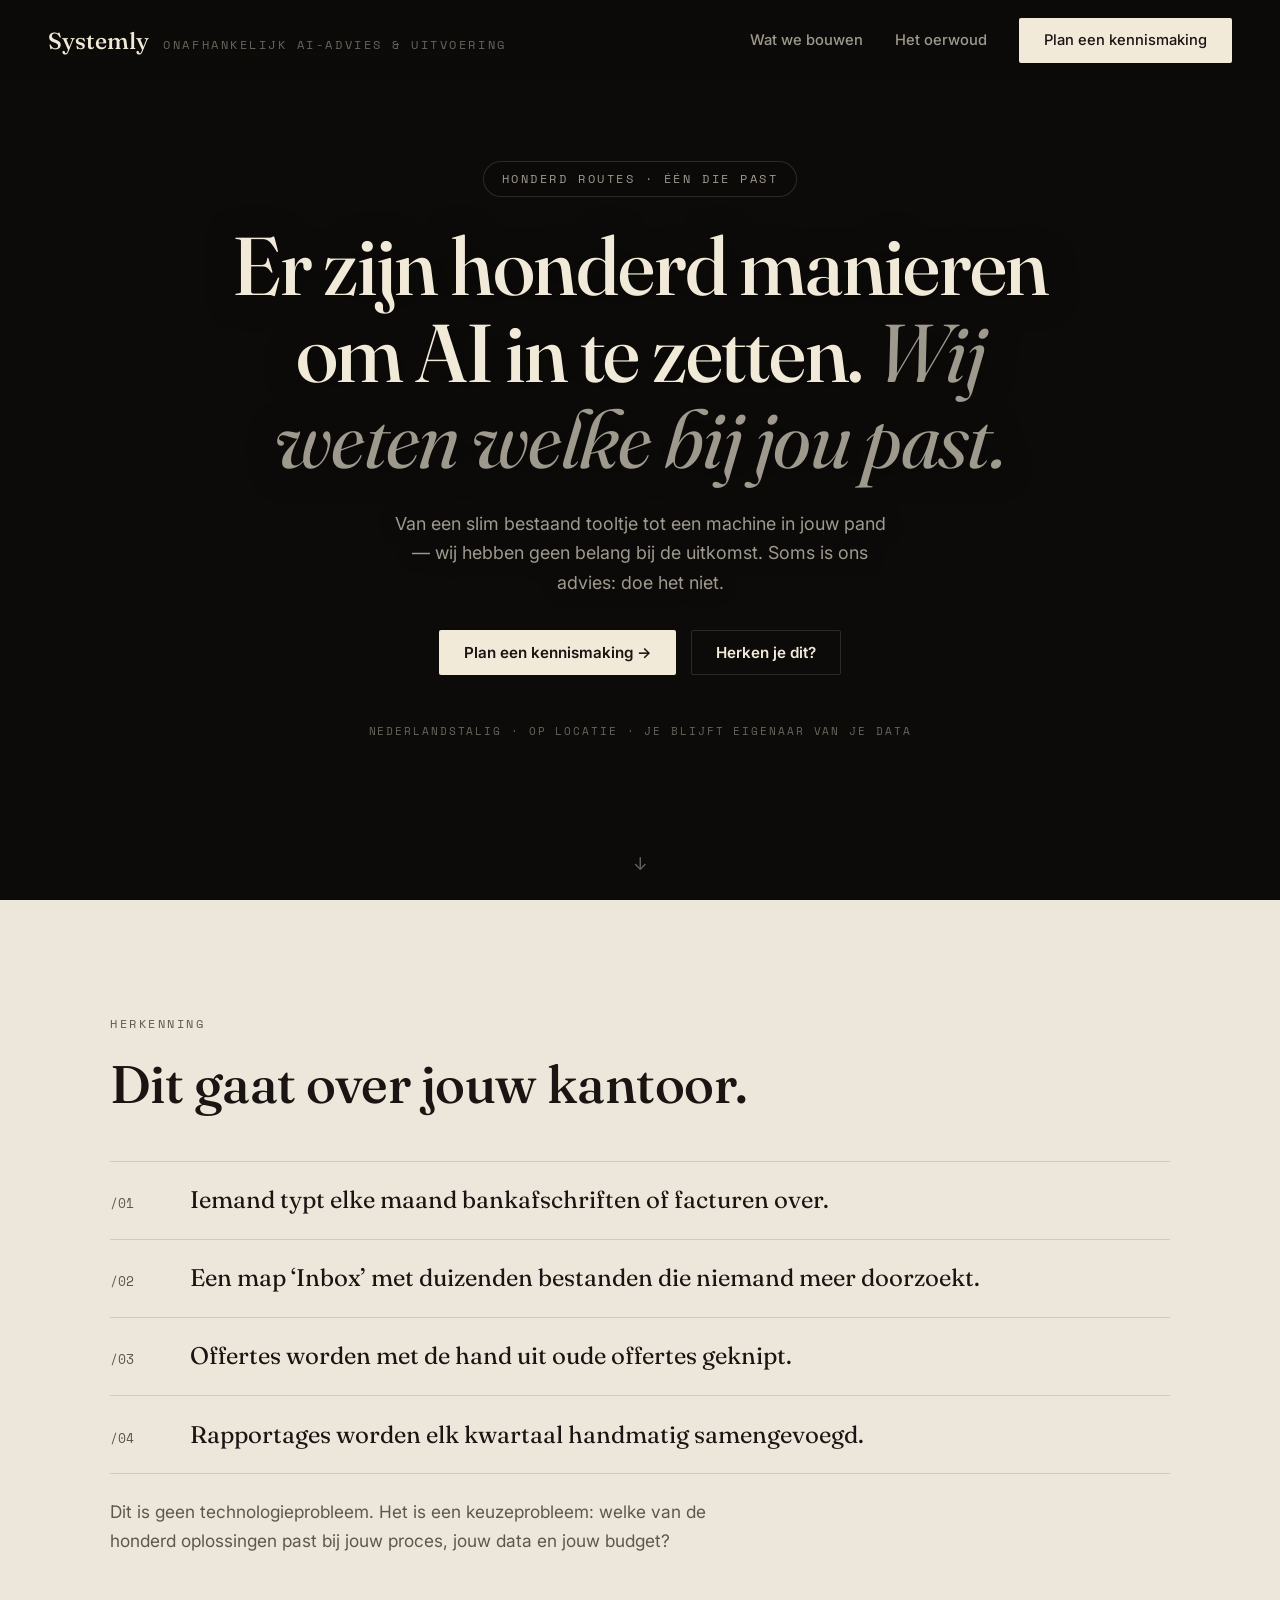
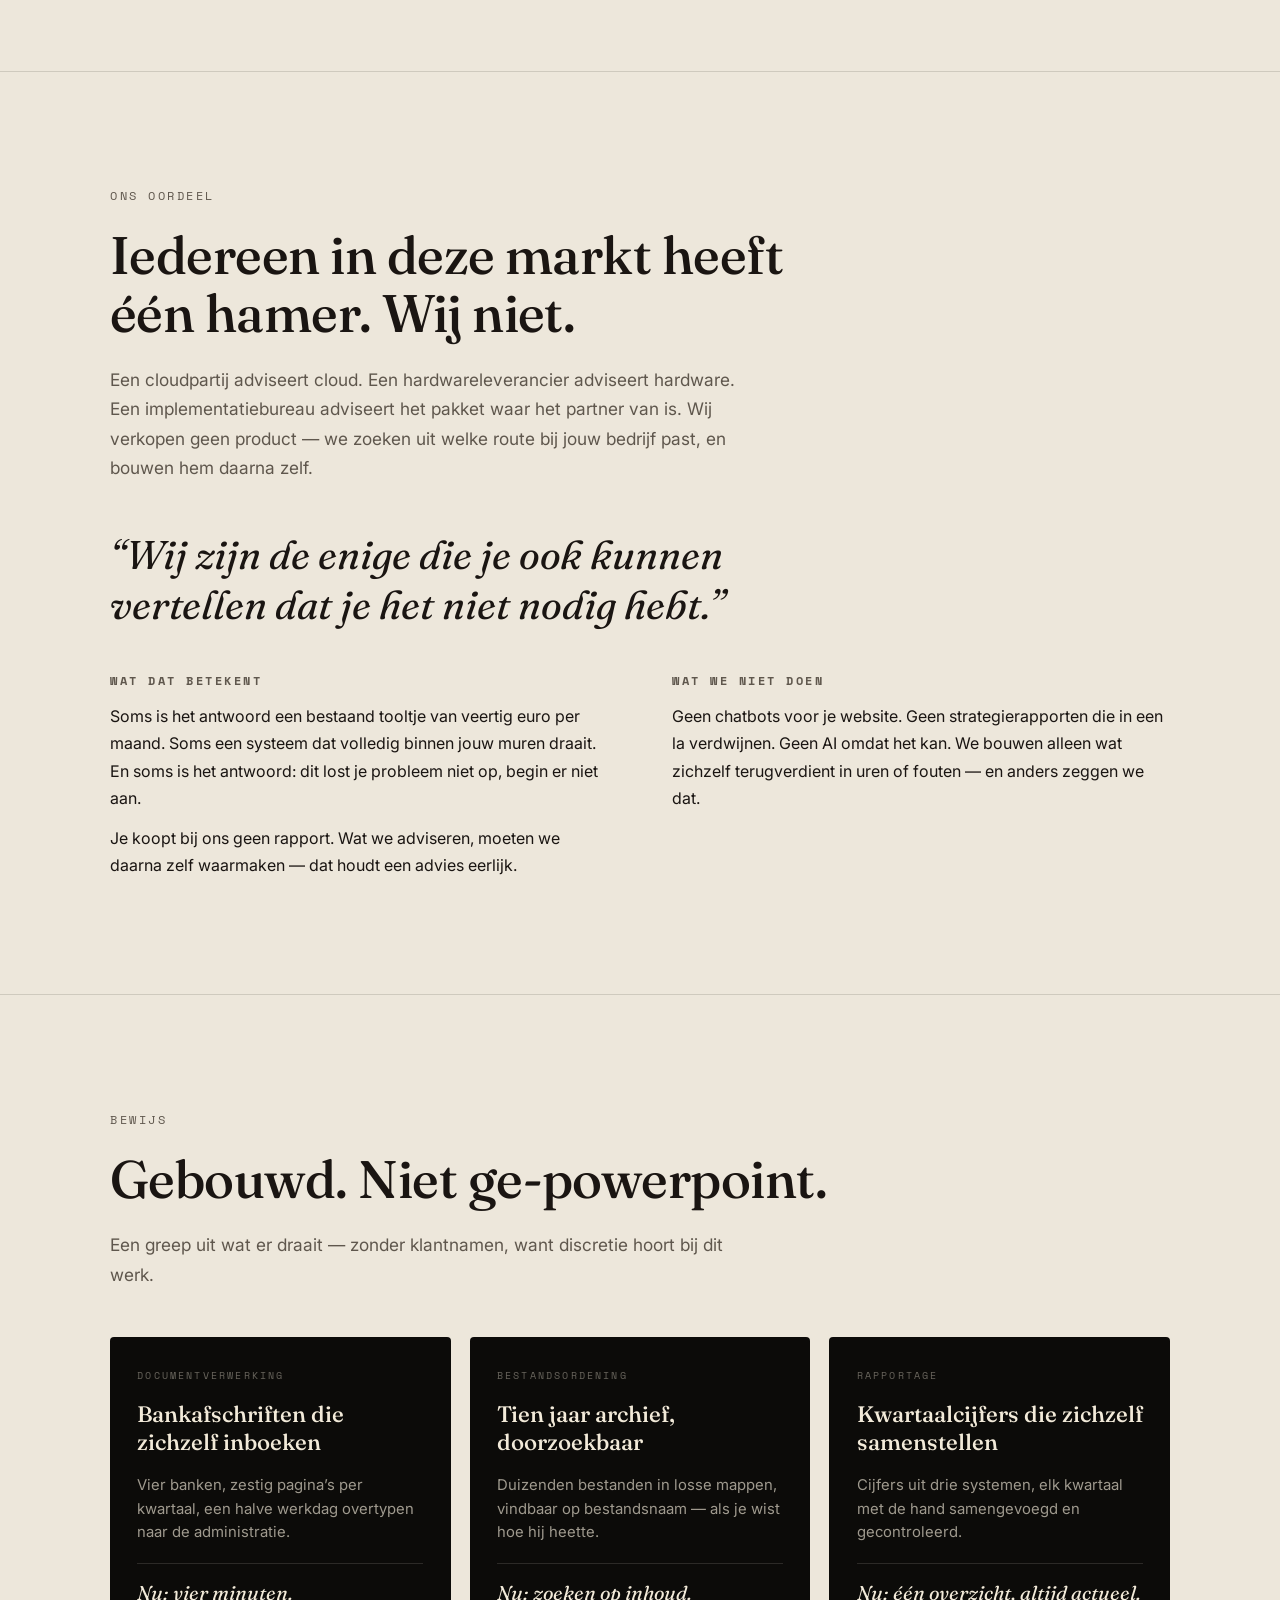
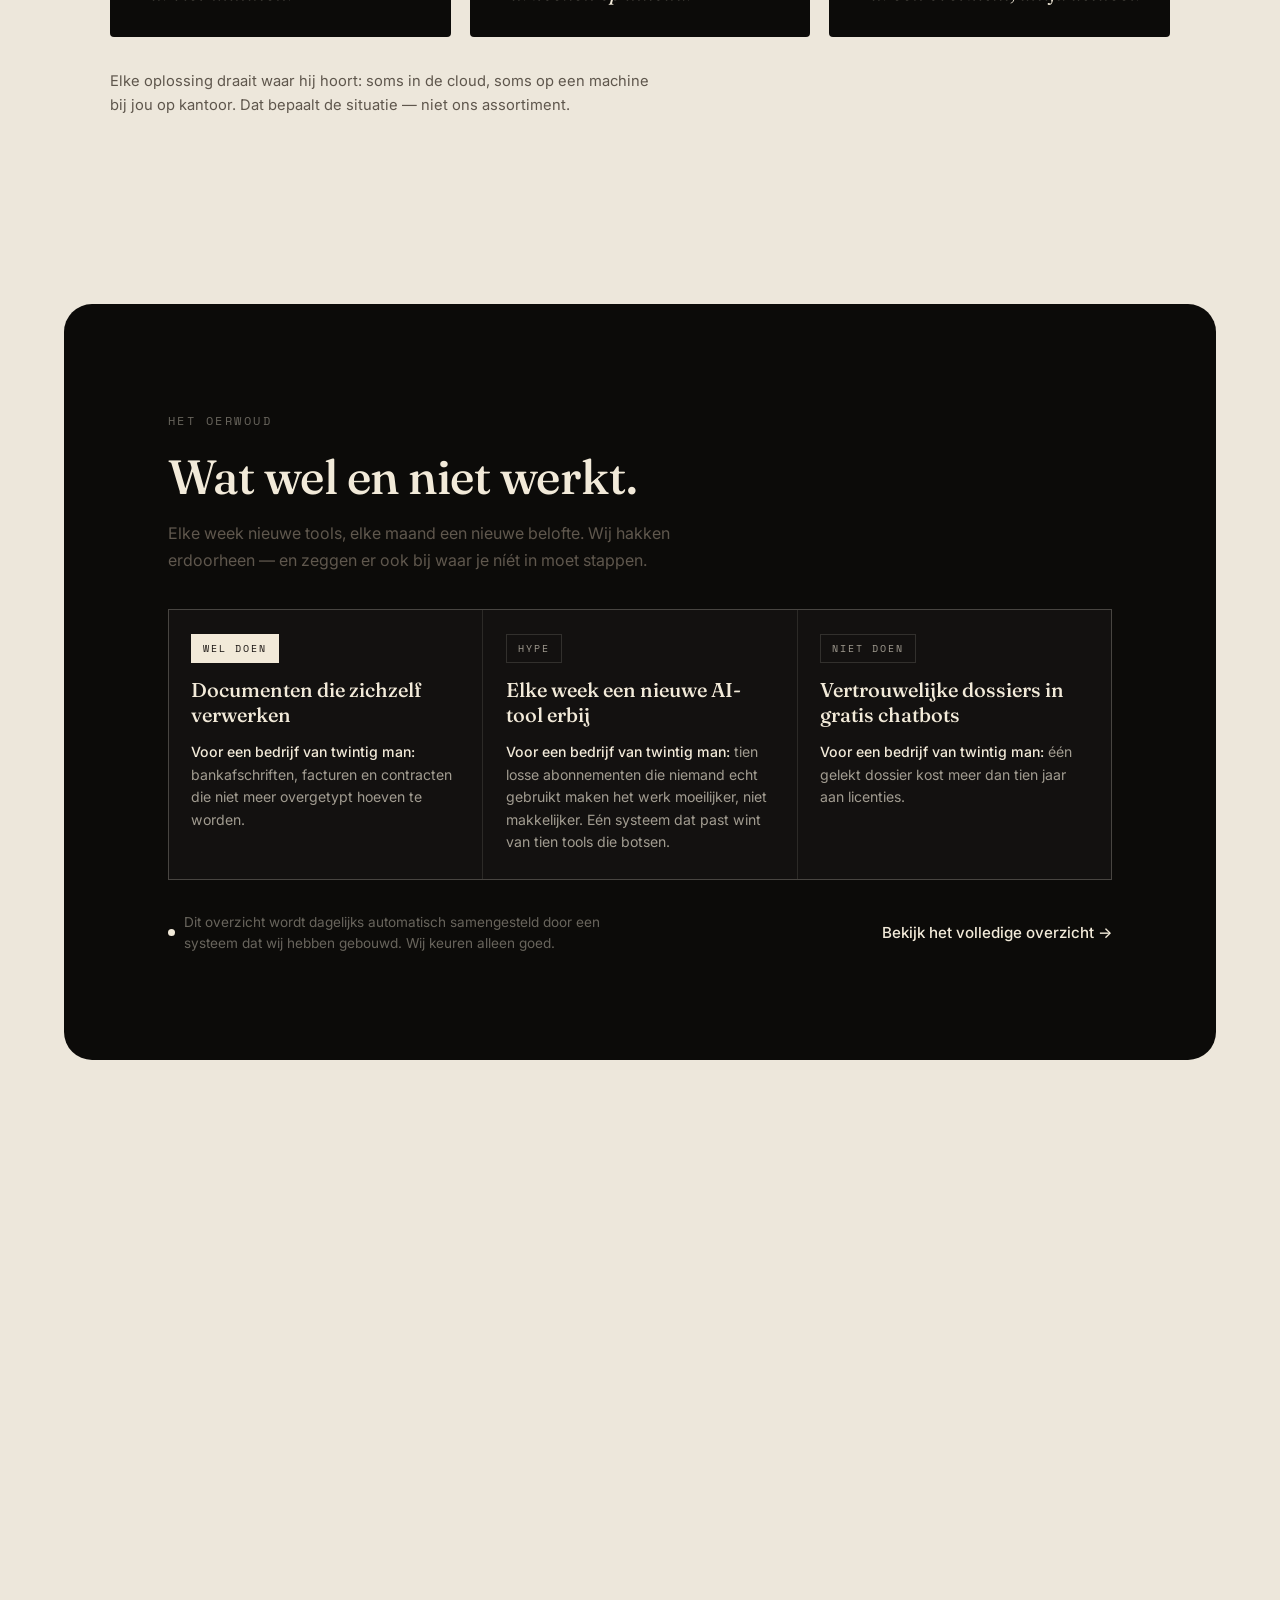
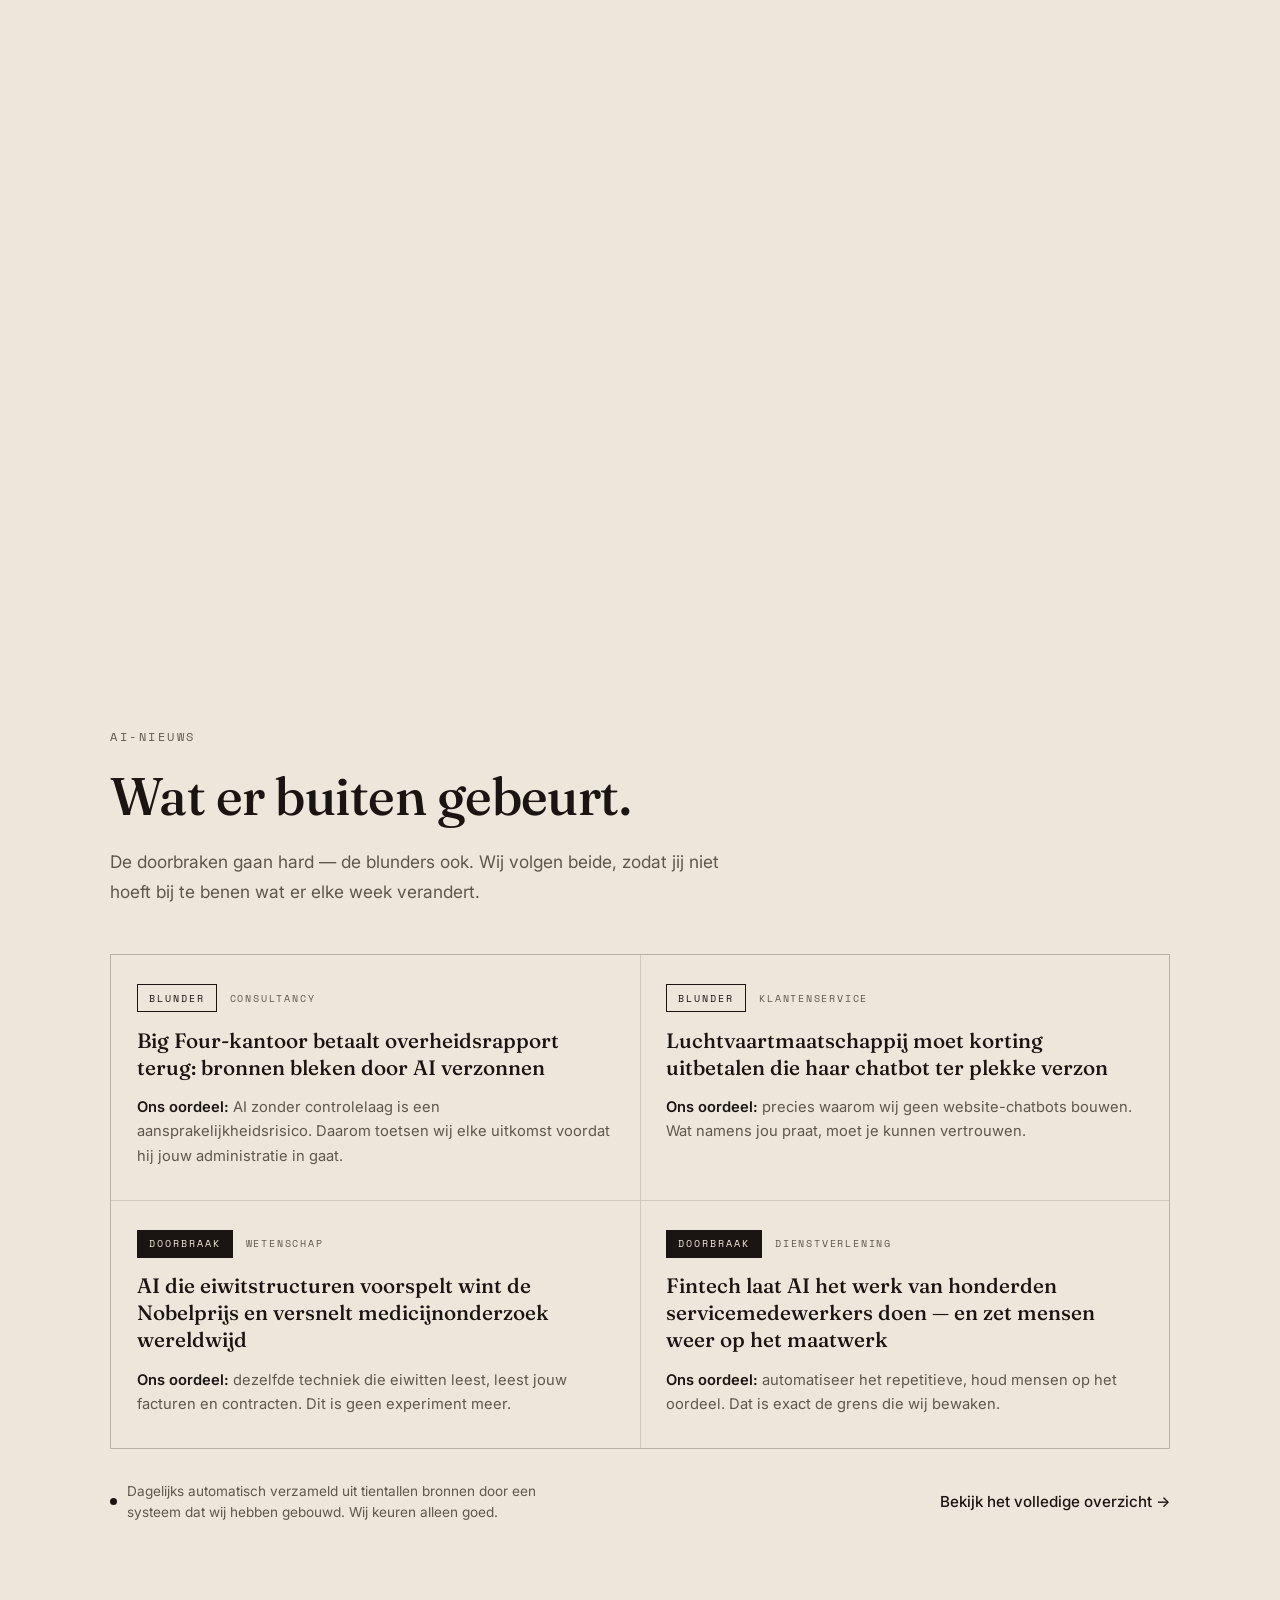
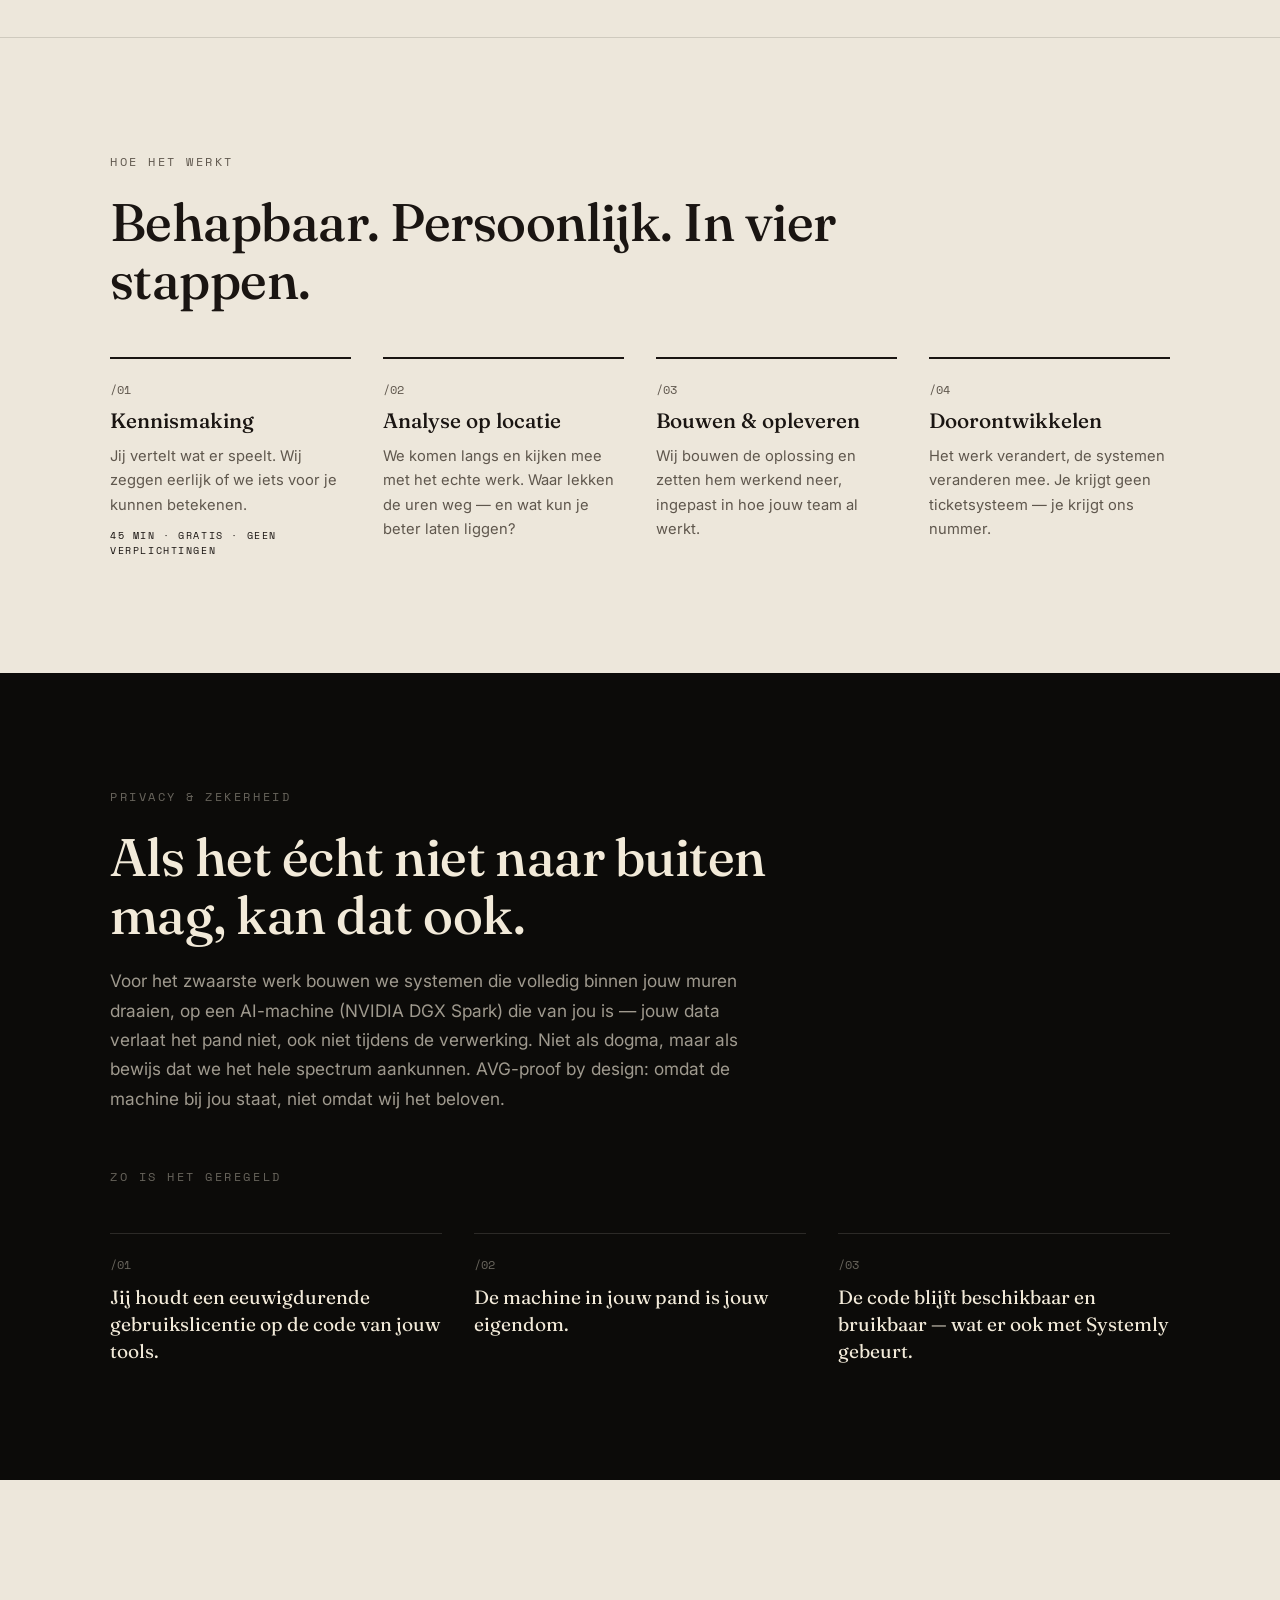
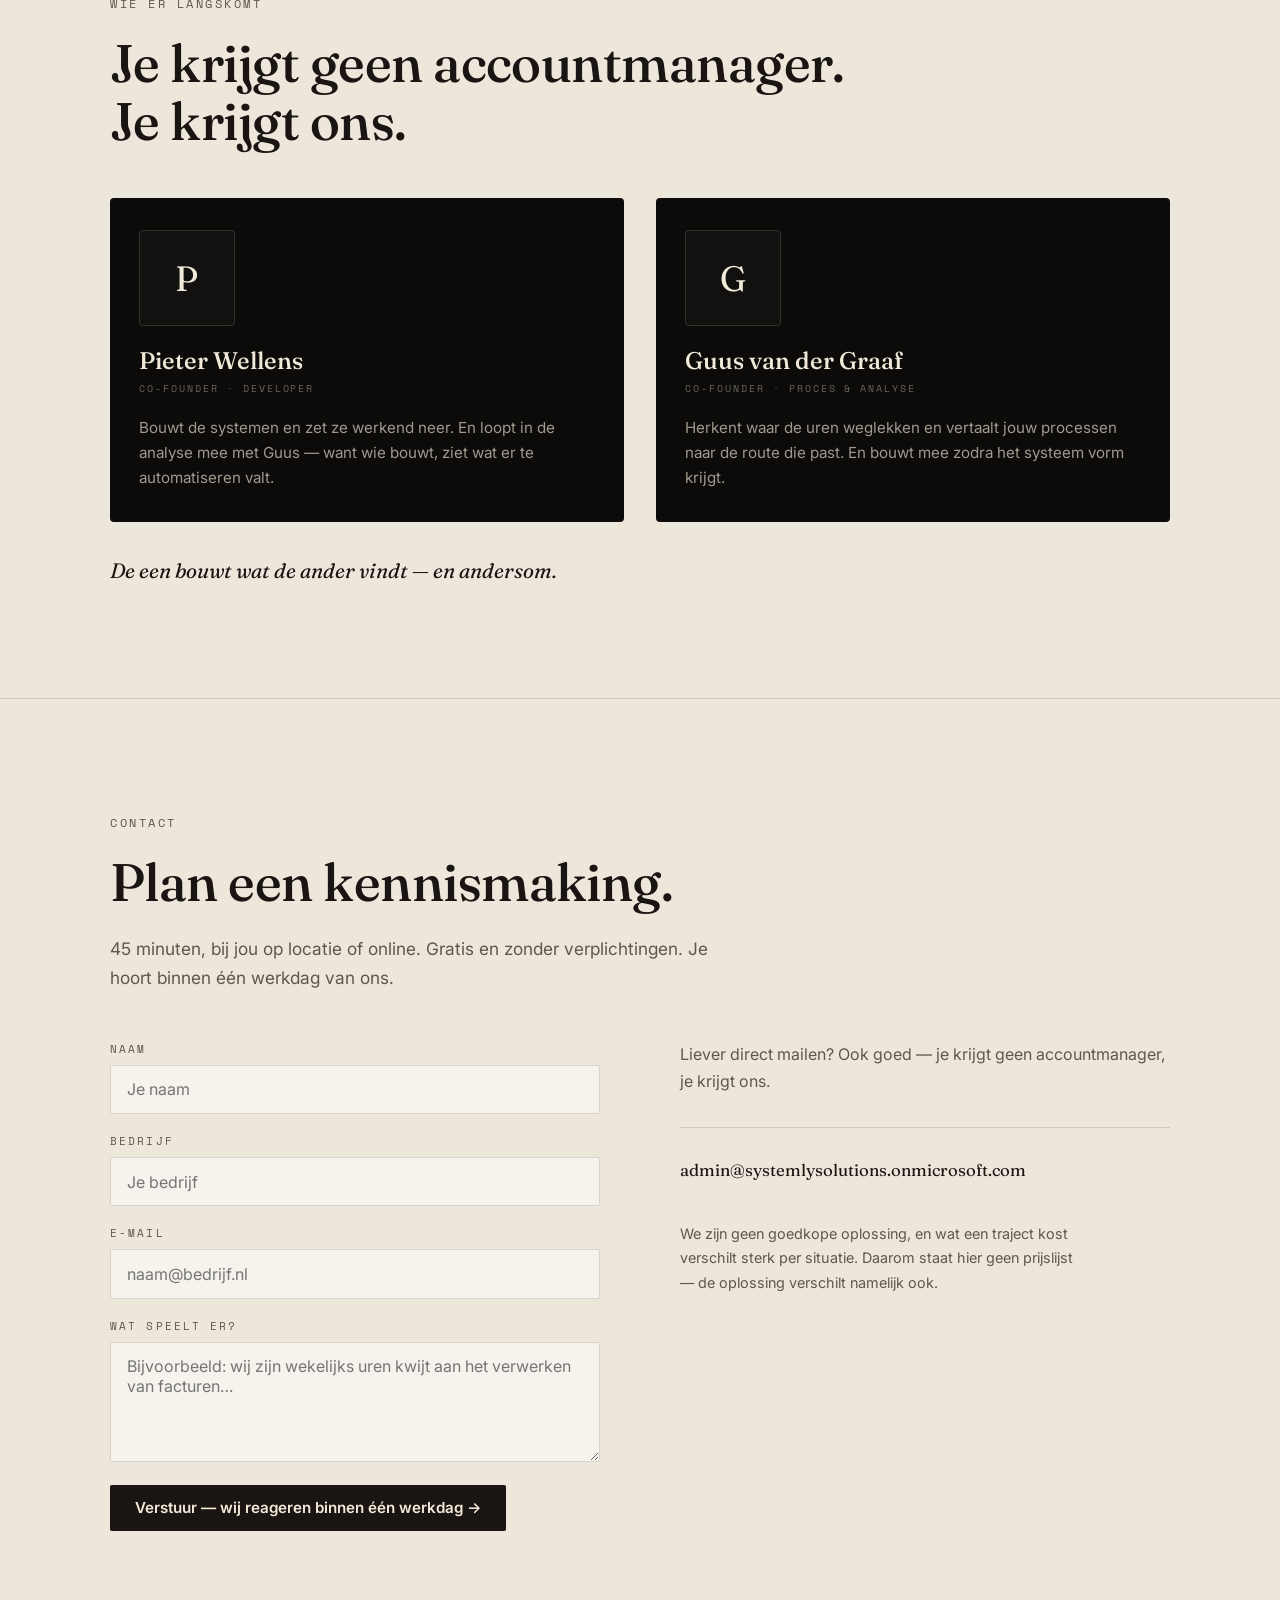
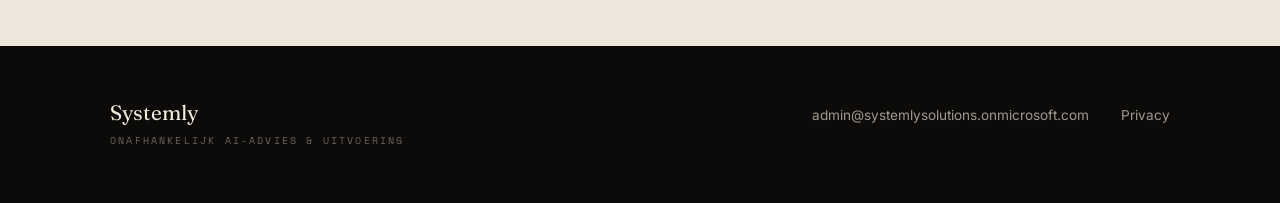
<file: prototype/index.html>
<!DOCTYPE html>
<html lang="nl">
<head>
<meta charset="utf-8">
<meta name="viewport" content="width=device-width, initial-scale=1">
<title>Systemly — stijlprototype "Diep"</title>
<link rel="preconnect" href="https://fonts.googleapis.com">
<link rel="preconnect" href="https://fonts.gstatic.com" crossorigin>
<link href="https://fonts.googleapis.com/css2?family=Fraunces:ital,opsz,wght@0,9..144,400;0,9..144,500;0,9..144,600;1,9..144,400;1,9..144,500&family=Inter:wght@400;500;600&family=Space+Mono:wght@400;700&display=swap" rel="stylesheet">
<style>
  :root {
    --black: #0C0B09;
    --black-soft: #131110;
    --creme: #EDE7DB;
    --creme-bright: #F2EAD9;
    --ink: #1A1512;
    --ink-soft: #5F574D;
    --creme-dim: rgba(242, 234, 217, 0.64);
    --creme-faint: rgba(242, 234, 217, 0.4);
    --line-dark: rgba(242, 234, 217, 0.14);
    --line-light: rgba(26, 21, 18, 0.14);
    --serif: "Fraunces", serif;
    --sans: "Inter", sans-serif;
    --mono: "Space Mono", monospace;
  }

  * { margin: 0; padding: 0; box-sizing: border-box; }
  body {
    font-family: var(--sans);
    background: var(--creme);
    color: var(--ink);
    -webkit-font-smoothing: antialiased;
    overflow-x: hidden;
  }

  .mono {
    font-family: var(--mono);
    font-size: 0.72rem;
    letter-spacing: 0.22em;
    text-transform: uppercase;
  }

  /* ---------- NAV ---------- */
  nav {
    position: fixed;
    inset: 0 0 auto 0;
    z-index: 50;
    display: flex;
    align-items: center;
    justify-content: space-between;
    padding: 1.1rem clamp(1.2rem, 4vw, 3rem);
    background: linear-gradient(rgba(12,11,9,0.66), rgba(12,11,9,0.34) 70%, transparent);
    -webkit-backdrop-filter: blur(14px);
    backdrop-filter: blur(14px);
  }
  nav .brand { display: flex; align-items: baseline; gap: 0.9rem; color: var(--creme-bright); text-decoration: none; }
  nav .brand .word { font-family: var(--serif); font-size: 1.45rem; font-weight: 500; }
  nav .brand .tag { color: var(--creme-faint); display: none; }
  @media (min-width: 900px) { nav .brand .tag { display: inline; } }
  nav .links { display: flex; align-items: center; gap: clamp(1rem, 2.5vw, 2.2rem); }
  nav .links a { color: var(--creme-dim); text-decoration: none; font-size: 0.92rem; font-weight: 500; transition: color 0.2s; }
  nav .links a:hover { color: var(--creme-bright); }
  nav .links a.btn-creme, nav .links a.btn-creme:hover { color: var(--ink); }
  nav .links a.plain { display: none; }
  @media (min-width: 640px) { nav .links a.plain { display: inline; } }

  .btn {
    display: inline-block;
    font-family: var(--sans);
    font-weight: 600;
    font-size: 0.95rem;
    padding: 0.78rem 1.5rem;
    border-radius: 2px;
    text-decoration: none;
    border: 1px solid transparent;
    transition: transform 0.15s ease, background 0.2s, color 0.2s;
    cursor: pointer;
  }
  .btn:active { transform: scale(0.98); }
  .btn-creme { background: var(--creme-bright); color: var(--ink); }
  .btn-creme:hover { background: #fff8e8; }
  .btn-dark { background: var(--ink); color: var(--creme-bright); }
  .btn-dark:hover { background: #000; }
  .btn-ghost { border-color: var(--line-dark); color: var(--creme-bright); }
  .btn-ghost:hover { border-color: var(--creme-dim); }

  /* ---------- HERO (video) ---------- */
  header.hero {
    position: relative;
    height: 100svh;
    min-height: 640px;
    background: var(--black);
    color: var(--creme-bright);
    overflow: hidden;
  }
  .hero video {
    position: absolute; inset: 0;
    width: 100%; height: 100%;
    object-fit: cover;
    opacity: 0;
    transition: opacity 1.6s ease;
  }
  .hero video.active { opacity: 1; }
  .hero .tint {
    position: absolute; inset: 0;
    background:
      radial-gradient(ellipse 90% 70% at 50% 45%, transparent 25%, rgba(12,11,9,0.65) 100%),
      linear-gradient(rgba(12,11,9,0.62), rgba(12,11,9,0.62));
    pointer-events: none;
  }
  .hero .tint::after {
    content: "";
    position: absolute; inset: 0;
    background: linear-gradient(rgba(12,11,9,0.55), transparent 30%, transparent 65%, rgba(12,11,9,0.82));
  }
  .hero .inner {
    position: relative; z-index: 2;
    height: 100%;
    display: flex; flex-direction: column;
    align-items: center; justify-content: center;
    text-align: center;
    padding: 0 1.4rem;
    gap: 1.6rem;
  }
  .hero .chip { color: var(--creme-dim); border: 1px solid var(--line-dark); padding: 0.55rem 1.1rem; border-radius: 999px; background: rgba(12,11,9,0.35); }
  .hero h1 {
    font-family: var(--serif);
    font-weight: 500;
    font-size: clamp(2.4rem, 6.4vw, 5.2rem);
    line-height: 1.06;
    letter-spacing: -0.015em;
    max-width: 17ch;
    text-shadow: 0 2px 30px rgba(12,11,9,0.55);
  }
  .hero h1 em { font-style: italic; font-weight: 400; color: var(--creme-dim); }
  .hero p.sub { max-width: 46ch; color: var(--creme-dim); font-size: clamp(1rem, 1.4vw, 1.13rem); line-height: 1.65; text-shadow: 0 1px 16px rgba(12,11,9,0.6); }
  .hero .cta-row { display: flex; gap: 0.9rem; flex-wrap: wrap; justify-content: center; margin-top: 0.4rem; }
  .hero .trust { color: var(--creme-faint); margin-top: 1.4rem; letter-spacing: 0.18em; font-size: 0.66rem; }
  .hero .scrollhint { position: absolute; bottom: 1.6rem; left: 50%; transform: translateX(-50%); color: var(--creme-faint); font-size: 1.1rem; z-index: 2; animation: bob 2.4s ease-in-out infinite; }
  @keyframes bob { 0%,100% { transform: translate(-50%,0);} 50% { transform: translate(-50%,8px);} }

  /* ---------- GENERIC SECTIONS ---------- */
  section.light { background: var(--creme); padding: clamp(4.5rem, 9vw, 8rem) clamp(1.4rem, 6vw, 4rem); }
  section.light + section.light { border-top: 1px solid var(--line-light); }
  section.dark { background: var(--black); color: var(--creme-bright); padding: clamp(4.5rem, 9vw, 8rem) clamp(1.4rem, 6vw, 4rem); }
  .wrap { max-width: 1060px; margin: 0 auto; }
  .kicker { color: var(--ink-soft); margin-bottom: 1.4rem; }
  section.dark .kicker { color: var(--creme-faint); }
  h2 {
    font-family: var(--serif);
    font-weight: 500;
    font-size: clamp(2rem, 4.6vw, 3.3rem);
    line-height: 1.1;
    letter-spacing: -0.01em;
    max-width: 22ch;
  }
  .lede { color: var(--ink-soft); font-size: 1.08rem; line-height: 1.7; max-width: 58ch; margin-top: 1.4rem; }
  section.dark .lede { color: var(--creme-dim); }

  /* ---------- SPIEGEL ---------- */
  .symptoms { margin-top: 3rem; border-top: 1px solid var(--line-light); }
  .symptom {
    display: grid;
    grid-template-columns: 4rem 1fr;
    gap: 1rem;
    align-items: baseline;
    padding: 1.4rem 0;
    border-bottom: 1px solid var(--line-light);
  }
  .symptom .num { font-family: var(--mono); font-size: 0.8rem; color: var(--ink-soft); }
  .symptom p { font-family: var(--serif); font-size: clamp(1.15rem, 2.2vw, 1.5rem); font-weight: 400; line-height: 1.35; }

  /* ---------- OORDEEL ---------- */
  .pullquote {
    font-family: var(--serif);
    font-style: italic;
    font-weight: 400;
    font-size: clamp(1.5rem, 3.4vw, 2.5rem);
    line-height: 1.25;
    max-width: 24ch;
    margin: 3rem 0 2.4rem;
  }
  .oordeel-grid { display: grid; gap: 2.5rem; margin-top: 2.6rem; }
  @media (min-width: 860px) { .oordeel-grid { grid-template-columns: 1fr 1fr; gap: 4rem; } }
  .oordeel-grid h3 { font-family: var(--mono); font-size: 0.72rem; letter-spacing: 0.22em; text-transform: uppercase; color: var(--ink-soft); margin-bottom: 0.9rem; }
  .oordeel-grid p { color: var(--ink); line-height: 1.7; font-size: 1rem; }
  .oordeel-grid p + p { margin-top: 0.8rem; }

  /* ---------- WAT WE BOUWEN ---------- */
  .cases { display: grid; gap: 1.2rem; margin-top: 3rem; }
  @media (min-width: 860px) { .cases { grid-template-columns: repeat(3, 1fr); } }
  .case {
    background: var(--black);
    color: var(--creme-bright);
    padding: 1.9rem 1.7rem 2rem;
    display: flex; flex-direction: column; gap: 1.1rem;
    border-radius: 4px;
  }
  .case .label { font-family: var(--mono); font-size: 0.62rem; letter-spacing: 0.22em; text-transform: uppercase; color: var(--creme-faint); }
  .case h3 { font-family: var(--serif); font-weight: 500; font-size: 1.4rem; line-height: 1.25; }
  .case .voor { color: var(--creme-dim); font-size: 0.93rem; line-height: 1.6; flex-grow: 1; }
  .case .na {
    border-top: 1px solid var(--line-dark);
    padding-top: 1rem;
    font-family: var(--serif);
    font-style: italic;
    font-size: 1.25rem;
  }
  .cases-note { margin-top: 2rem; color: var(--ink-soft); font-size: 0.92rem; max-width: 60ch; line-height: 1.65; }

  /* ---------- OERWOUD — expanding dark box ---------- */
  .oerwoud-track { background: var(--creme); }
  @media (min-width: 900px) { .oerwoud-track { height: 220vh; } }
  .oerwoud-sticky { display: flex; align-items: center; justify-content: center; }
  @media (min-width: 900px) { .oerwoud-sticky { position: sticky; top: 0; height: 100vh; } }
  .oerwoud-box {
    background: var(--black);
    color: var(--creme-bright);
    width: 100%;
    margin: 0 5vw;
    border-radius: 28px;
    overflow: hidden;
    display: flex;
    align-items: center;
    justify-content: center;
    will-change: margin, border-radius, min-height;
  }
  @media (min-width: 900px) { .oerwoud-box { min-height: 84vh; } }
  @media (max-width: 899px) { .oerwoud-box { margin: 0 !important; border-radius: 0 !important; } }
  .oerwoud-content { width: 100%; max-width: 1060px; margin: 0 auto; padding: clamp(2.4rem, 4.5vw, 3.6rem); }
  .oerwoud-content h2 { font-size: clamp(1.9rem, 4vw, 3rem); }
  .oerwoud-content .lede { font-size: 1rem; margin-top: 1rem; }
  .tiles {
    display: grid;
    grid-template-columns: repeat(auto-fit, minmax(230px, 1fr));
    gap: 1px;
    background: var(--line-dark);
    border: 1px solid var(--line-dark);
    margin-top: 2.2rem;
  }
  .tile { background: var(--black-soft); padding: 1.5rem 1.4rem 1.6rem; display: flex; flex-direction: column; gap: 0.9rem; }
  .tile .label {
    font-family: var(--mono);
    font-size: 0.62rem;
    letter-spacing: 0.2em;
    text-transform: uppercase;
    padding: 0.35rem 0.7rem;
    border: 1px solid var(--line-dark);
    align-self: flex-start;
    color: var(--creme-dim);
  }
  .tile .label.pos { background: var(--creme-bright); color: var(--ink); border-color: var(--creme-bright); }
  .tile h3 { font-family: var(--serif); font-weight: 500; font-size: 1.25rem; line-height: 1.25; }
  .tile p { color: var(--creme-dim); font-size: 0.88rem; line-height: 1.6; }
  .tile p strong { color: var(--creme-bright); font-weight: 500; }
  .oerwoud-meta {
    margin-top: 2rem;
    display: flex; flex-wrap: wrap;
    gap: 1rem 2rem;
    align-items: center; justify-content: space-between;
    color: var(--creme-faint);
    font-size: 0.85rem;
  }
  .oerwoud-meta .auto { display: flex; align-items: center; gap: 0.6rem; max-width: 52ch; line-height: 1.5; }
  .oerwoud-meta .dot { width: 7px; height: 7px; border-radius: 50%; background: var(--creme-bright); animation: pulse 2.2s ease-in-out infinite; flex-shrink: 0; }
  @keyframes pulse { 0%,100% { opacity: 1; } 50% { opacity: 0.25; } }
  .oerwoud-meta a { color: var(--creme-bright); text-decoration: none; font-weight: 500; font-size: 0.95rem; white-space: nowrap; }

  /* ---------- HOE HET WERKT ---------- */
  .steps { display: grid; gap: 1.2rem; margin-top: 3rem; }
  @media (min-width: 860px) { .steps { grid-template-columns: repeat(4, 1fr); gap: 2rem; } }
  .step { border-top: 2px solid var(--ink); padding-top: 1.2rem; }
  .step .num { font-family: var(--mono); font-size: 0.75rem; color: var(--ink-soft); }
  .step h3 { font-family: var(--serif); font-weight: 500; font-size: 1.3rem; margin: 0.6rem 0 0.7rem; }
  .step p { color: var(--ink-soft); font-size: 0.92rem; line-height: 1.65; }
  .step .note { margin-top: 0.7rem; font-family: var(--mono); font-size: 0.62rem; letter-spacing: 0.16em; text-transform: uppercase; color: var(--ink); }

  /* ---------- PRIVACY & ZEKERHEID (dark) ---------- */
  .garanties { display: grid; gap: 1.2rem; margin-top: 3rem; }
  @media (min-width: 860px) { .garanties { grid-template-columns: repeat(3, 1fr); gap: 2rem; } }
  .garantie { border-top: 1px solid var(--line-dark); padding-top: 1.2rem; }
  .garantie .num { font-family: var(--mono); font-size: 0.75rem; color: var(--creme-faint); }
  .garantie p { font-family: var(--serif); font-size: 1.2rem; line-height: 1.4; margin-top: 0.7rem; }
  .garantie-kop { margin-top: 3.4rem; }

  /* ---------- AI-NIEUWS / SIGNALEN ---------- */
  .nieuws-grid {
    display: grid;
    gap: 1px;
    background: var(--line-light);
    border: 1px solid var(--line-light);
    margin-top: 3rem;
  }
  @media (min-width: 860px) { .nieuws-grid { grid-template-columns: 1fr 1fr; } }
  .nieuws { background: var(--creme); padding: 1.8rem 1.6rem 2rem; display: flex; flex-direction: column; gap: 0.9rem; }
  .nieuws .kop-rij { display: flex; gap: 0.8rem; align-items: center; flex-wrap: wrap; }
  .nieuws .label {
    font-family: var(--mono);
    font-size: 0.62rem;
    letter-spacing: 0.2em;
    text-transform: uppercase;
    padding: 0.35rem 0.7rem;
    border: 1px solid var(--ink);
    color: var(--ink);
  }
  .nieuws .label.pos { background: var(--ink); color: var(--creme-bright); }
  .nieuws .bron { font-family: var(--mono); font-size: 0.62rem; letter-spacing: 0.18em; text-transform: uppercase; color: var(--ink-soft); }
  .nieuws h3 { font-family: var(--serif); font-weight: 500; font-size: 1.3rem; line-height: 1.3; }
  .nieuws p { color: var(--ink-soft); font-size: 0.92rem; line-height: 1.65; }
  .nieuws p strong { color: var(--ink); font-weight: 600; }
  .nieuws-meta {
    margin-top: 2rem;
    display: flex; flex-wrap: wrap;
    gap: 1rem 2rem;
    align-items: center; justify-content: space-between;
    color: var(--ink-soft);
    font-size: 0.85rem;
  }
  .nieuws-meta .auto { display: flex; align-items: center; gap: 0.6rem; max-width: 52ch; line-height: 1.5; }
  .nieuws-meta .dot { width: 7px; height: 7px; border-radius: 50%; background: var(--ink); animation: pulse 2.2s ease-in-out infinite; flex-shrink: 0; }
  .nieuws-meta a { color: var(--ink); text-decoration: none; font-weight: 500; font-size: 0.95rem; white-space: nowrap; }

  /* ---------- WIE ER LANGSKOMT ---------- */
  .profielen { display: grid; gap: 1.2rem; margin-top: 3rem; }
  @media (min-width: 700px) { .profielen { grid-template-columns: 1fr 1fr; gap: 2rem; } }
  .profiel {
    background: var(--black);
    color: var(--creme-bright);
    border-radius: 4px;
    padding: 2rem 1.8rem;
    display: flex; flex-direction: column; gap: 1.2rem;
  }
  .profiel .foto {
    width: 96px; height: 96px;
    background: var(--black-soft);
    border: 1px solid var(--line-dark);
    color: var(--creme-bright);
    font-family: var(--serif);
    font-size: 2.2rem;
    display: flex; align-items: center; justify-content: center;
    border-radius: 4px;
  }
  .profiel h3 { font-family: var(--serif); font-weight: 500; font-size: 1.5rem; }
  .profiel .rol { font-family: var(--mono); font-size: 0.62rem; letter-spacing: 0.2em; text-transform: uppercase; color: var(--creme-faint); margin-top: 0.4rem; }
  .profiel p { color: var(--creme-dim); font-size: 0.95rem; line-height: 1.65; }
  .yinyang { margin-top: 2.2rem; font-family: var(--serif); font-style: italic; font-size: 1.3rem; color: var(--ink); }

  /* ---------- FORMULIERSTATUS ---------- */
  .form-status { margin-top: 1.2rem; font-size: 0.95rem; line-height: 1.6; }
  .form-status.ok { color: var(--ink); font-family: var(--serif); font-size: 1.15rem; }
  .form-status.err { color: #8a2f22; }

  /* ---------- CONTACT ---------- */
  section.slot .grid { display: grid; gap: 3rem; margin-top: 3rem; }
  @media (min-width: 860px) { section.slot .grid { grid-template-columns: 1fr 1fr; gap: 5rem; } }
  form .field { margin-bottom: 1.2rem; }
  form label { display: block; font-family: var(--mono); font-size: 0.66rem; letter-spacing: 0.2em; text-transform: uppercase; color: var(--ink-soft); margin-bottom: 0.5rem; }
  form input, form textarea {
    width: 100%;
    font-family: var(--sans);
    font-size: 1rem;
    padding: 0.85rem 1rem;
    background: rgba(255,255,255,0.5);
    border: 1px solid var(--line-light);
    border-radius: 2px;
    color: var(--ink);
    outline: none;
    transition: border-color 0.2s;
  }
  form input:focus, form textarea:focus { border-color: var(--ink); }
  form textarea { min-height: 120px; resize: vertical; }
  .contact-side p { color: var(--ink-soft); line-height: 1.7; }
  .contact-side .direct { margin-top: 2rem; border-top: 1px solid var(--line-light); padding-top: 2rem; display: flex; flex-direction: column; gap: 0.6rem; }
  .contact-side .direct a { color: var(--ink); font-family: var(--serif); font-size: 1.3rem; text-decoration: none; }
  .price-note { margin-top: 2.6rem; color: var(--ink-soft); font-size: 0.9rem; line-height: 1.65; max-width: 44ch; }

  /* ---------- FOOTER ---------- */
  footer { background: var(--black); color: var(--creme-faint); padding: 3.4rem clamp(1.4rem, 6vw, 4rem); }
  footer .wrap { display: flex; flex-wrap: wrap; gap: 1.4rem 3rem; align-items: baseline; justify-content: space-between; }
  footer .word { font-family: var(--serif); font-size: 1.3rem; color: var(--creme-bright); }
  footer .mono { font-size: 0.62rem; }
  footer a { color: var(--creme-dim); text-decoration: none; font-size: 0.85rem; }

  @media (prefers-reduced-motion: reduce) {
    .hero .scrollhint, .oerwoud-meta .dot { animation: none; }
    .hero video { transition: none; }
  }
</style>
</head>
<body>

<nav>
  <a class="brand" href="#">
    <span class="word">Systemly</span>
    <span class="tag mono">onafhankelijk ai-advies &amp; uitvoering</span>
  </a>
  <div class="links">
    <a class="plain" href="#bouwen">Wat we bouwen</a>
    <a class="plain" href="#oerwoud">Het oerwoud</a>
    <a class="btn btn-creme" href="#contact">Plan een kennismaking</a>
  </div>
</nav>

<header class="hero">
  <video id="vidA" muted playsinline autoplay loop preload="auto"></video>
  <video id="vidB" muted playsinline loop preload="none"></video>
  <div class="tint"></div>
  <div class="inner">
    <span class="chip mono">honderd routes &middot; één die past</span>
    <h1>Er zijn honderd manieren om AI in te zetten. <em>Wij weten welke bij jou past.</em></h1>
    <p class="sub">Van een slim bestaand tooltje tot een machine in jouw pand — wij hebben geen belang bij de uitkomst. Soms is ons advies: doe het niet.</p>
    <div class="cta-row">
      <a class="btn btn-creme" href="#contact">Plan een kennismaking&nbsp;&rarr;</a>
      <a class="btn btn-ghost" href="#spiegel">Herken je dit?</a>
    </div>
    <div class="trust mono">nederlandstalig &middot; op locatie &middot; je blijft eigenaar van je data</div>
  </div>
  <div class="scrollhint">&darr;</div>
</header>

<section class="light" id="spiegel">
  <div class="wrap">
    <div class="kicker mono">herkenning</div>
    <h2>Dit gaat over jouw kantoor.</h2>
    <div class="symptoms">
      <div class="symptom"><span class="num">/01</span><p>Iemand typt elke maand bankafschriften of facturen over.</p></div>
      <div class="symptom"><span class="num">/02</span><p>Een map &lsquo;Inbox&rsquo; met duizenden bestanden die niemand meer doorzoekt.</p></div>
      <div class="symptom"><span class="num">/03</span><p>Offertes worden met de hand uit oude offertes geknipt.</p></div>
      <div class="symptom"><span class="num">/04</span><p>Rapportages worden elk kwartaal handmatig samengevoegd.</p></div>
    </div>
    <p class="lede">Dit is geen technologieprobleem. Het is een keuzeprobleem: welke van de honderd oplossingen past bij jouw proces, jouw data en jouw budget?</p>
  </div>
</section>

<section class="light" id="oordeel">
  <div class="wrap">
    <div class="kicker mono">ons oordeel</div>
    <h2>Iedereen in deze markt heeft één hamer. Wij niet.</h2>
    <p class="lede">Een cloudpartij adviseert cloud. Een hardwareleverancier adviseert hardware. Een implementatiebureau adviseert het pakket waar het partner van is. Wij verkopen geen product — we zoeken uit welke route bij jouw bedrijf past, en bouwen hem daarna zelf.</p>
    <div class="pullquote">&ldquo;Wij zijn de enige die je ook kunnen vertellen dat je het niet nodig hebt.&rdquo;</div>
    <div class="oordeel-grid">
      <div>
        <h3>Wat dat betekent</h3>
        <p>Soms is het antwoord een bestaand tooltje van veertig euro per maand. Soms een systeem dat volledig binnen jouw muren draait. En soms is het antwoord: dit lost je probleem niet op, begin er niet aan.</p>
        <p>Je koopt bij ons geen rapport. Wat we adviseren, moeten we daarna zelf waarmaken — dat houdt een advies eerlijk.</p>
      </div>
      <div>
        <h3>Wat we niet doen</h3>
        <p>Geen chatbots voor je website. Geen strategierapporten die in een la verdwijnen. Geen AI omdat het kan. We bouwen alleen wat zichzelf terugverdient in uren of fouten — en anders zeggen we dat.</p>
      </div>
    </div>
  </div>
</section>

<section class="light" id="bouwen">
  <div class="wrap">
    <div class="kicker mono">bewijs</div>
    <h2>Gebouwd. Niet ge-powerpoint.</h2>
    <p class="lede">Een greep uit wat er draait — zonder klantnamen, want discretie hoort bij dit werk.</p>
    <div class="cases">
      <div class="case">
        <span class="label">documentverwerking</span>
        <h3>Bankafschriften die zichzelf inboeken</h3>
        <p class="voor">Vier banken, zestig pagina&rsquo;s per kwartaal, een halve werkdag overtypen naar de administratie.</p>
        <p class="na">Nu: vier minuten.</p>
      </div>
      <div class="case">
        <span class="label">bestandsordening</span>
        <h3>Tien jaar archief, doorzoekbaar</h3>
        <p class="voor">Duizenden bestanden in losse mappen, vindbaar op bestandsnaam — als je wist hoe hij heette.</p>
        <p class="na">Nu: zoeken op inhoud.</p>
      </div>
      <div class="case">
        <span class="label">rapportage</span>
        <h3>Kwartaalcijfers die zichzelf samenstellen</h3>
        <p class="voor">Cijfers uit drie systemen, elk kwartaal met de hand samengevoegd en gecontroleerd.</p>
        <p class="na">Nu: één overzicht, altijd actueel.</p>
      </div>
    </div>
    <p class="cases-note">Elke oplossing draait waar hij hoort: soms in de cloud, soms op een machine bij jou op kantoor. Dat bepaalt de situatie — niet ons assortiment.</p>
  </div>
</section>

<div class="oerwoud-track" id="oerwoud">
  <div class="oerwoud-sticky">
    <div class="oerwoud-box" id="oerwoudBox">
      <div class="oerwoud-content">
        <div class="kicker mono" style="color: var(--creme-faint)">het oerwoud</div>
        <h2>Wat wel en niet werkt.</h2>
        <p class="lede">Elke week nieuwe tools, elke maand een nieuwe belofte. Wij hakken erdoorheen — en zeggen er ook bij waar je níét in moet stappen.</p>
        <div class="tiles">
          <div class="tile">
            <span class="label pos">wel doen</span>
            <h3>Documenten die zichzelf verwerken</h3>
            <p><strong>Voor een bedrijf van twintig man:</strong> bankafschriften, facturen en contracten die niet meer overgetypt hoeven te worden.</p>
          </div>
          <div class="tile">
            <span class="label">hype</span>
            <h3>Elke week een nieuwe AI-tool erbij</h3>
            <p><strong>Voor een bedrijf van twintig man:</strong> tien losse abonnementen die niemand echt gebruikt maken het werk moeilijker, niet makkelijker. E&eacute;n systeem dat past wint van tien tools die botsen.</p>
          </div>
          <div class="tile">
            <span class="label">niet doen</span>
            <h3>Vertrouwelijke dossiers in gratis chatbots</h3>
            <p><strong>Voor een bedrijf van twintig man:</strong> één gelekt dossier kost meer dan tien jaar aan licenties.</p>
          </div>
        </div>
        <div class="oerwoud-meta">
          <span class="auto"><span class="dot"></span>Dit overzicht wordt dagelijks automatisch samengesteld door een systeem dat wij hebben gebouwd. Wij keuren alleen goed.</span>
          <a href="#">Bekijk het volledige overzicht &rarr;</a>
        </div>
      </div>
    </div>
  </div>
</div>

<section class="light" id="nieuws">
  <div class="wrap">
    <div class="kicker mono">ai-nieuws</div>
    <h2>Wat er buiten gebeurt.</h2>
    <p class="lede">De doorbraken gaan hard — de blunders ook. Wij volgen beide, zodat jij niet hoeft bij te benen wat er elke week verandert.</p>
    <div class="nieuws-grid">
      <div class="nieuws">
        <div class="kop-rij"><span class="label">blunder</span><span class="bron">consultancy</span></div>
        <h3>Big Four-kantoor betaalt overheidsrapport terug: bronnen bleken door AI verzonnen</h3>
        <p><strong>Ons oordeel:</strong> AI zonder controlelaag is een aansprakelijkheidsrisico. Daarom toetsen wij elke uitkomst voordat hij jouw administratie in gaat.</p>
      </div>
      <div class="nieuws">
        <div class="kop-rij"><span class="label">blunder</span><span class="bron">klantenservice</span></div>
        <h3>Luchtvaartmaatschappij moet korting uitbetalen die haar chatbot ter plekke verzon</h3>
        <p><strong>Ons oordeel:</strong> precies waarom wij geen website-chatbots bouwen. Wat namens jou praat, moet je kunnen vertrouwen.</p>
      </div>
      <div class="nieuws">
        <div class="kop-rij"><span class="label pos">doorbraak</span><span class="bron">wetenschap</span></div>
        <h3>AI die eiwitstructuren voorspelt wint de Nobelprijs en versnelt medicijnonderzoek wereldwijd</h3>
        <p><strong>Ons oordeel:</strong> dezelfde techniek die eiwitten leest, leest jouw facturen en contracten. Dit is geen experiment meer.</p>
      </div>
      <div class="nieuws">
        <div class="kop-rij"><span class="label pos">doorbraak</span><span class="bron">dienstverlening</span></div>
        <h3>Fintech laat AI het werk van honderden servicemedewerkers doen — en zet mensen weer op het maatwerk</h3>
        <p><strong>Ons oordeel:</strong> automatiseer het repetitieve, houd mensen op het oordeel. Dat is exact de grens die wij bewaken.</p>
      </div>
    </div>
    <div class="nieuws-meta">
      <span class="auto"><span class="dot"></span>Dagelijks automatisch verzameld uit tientallen bronnen door een systeem dat wij hebben gebouwd. Wij keuren alleen goed.</span>
      <a href="#">Bekijk het volledige overzicht &rarr;</a>
    </div>
  </div>
</section>

<section class="light" id="werkwijze">
  <div class="wrap">
    <div class="kicker mono">hoe het werkt</div>
    <h2>Behapbaar. Persoonlijk. In vier stappen.</h2>
    <div class="steps">
      <div class="step">
        <span class="num">/01</span>
        <h3>Kennismaking</h3>
        <p>Jij vertelt wat er speelt. Wij zeggen eerlijk of we iets voor je kunnen betekenen.</p>
        <div class="note">45 min &middot; gratis &middot; geen verplichtingen</div>
      </div>
      <div class="step">
        <span class="num">/02</span>
        <h3>Analyse op locatie</h3>
        <p>We komen langs en kijken mee met het echte werk. Waar lekken de uren weg — en wat kun je beter laten liggen?</p>
      </div>
      <div class="step">
        <span class="num">/03</span>
        <h3>Bouwen &amp; opleveren</h3>
        <p>Wij bouwen de oplossing en zetten hem werkend neer, ingepast in hoe jouw team al werkt.</p>
      </div>
      <div class="step">
        <span class="num">/04</span>
        <h3>Doorontwikkelen</h3>
        <p>Het werk verandert, de systemen veranderen mee. Je krijgt geen ticketsysteem — je krijgt ons nummer.</p>
      </div>
    </div>
  </div>
</section>

<section class="dark" id="zekerheid">
  <div class="wrap">
    <div class="kicker mono">privacy &amp; zekerheid</div>
    <h2>Als het écht niet naar buiten mag, kan dat ook.</h2>
    <p class="lede">Voor het zwaarste werk bouwen we systemen die volledig binnen jouw muren draaien, op een AI-machine (NVIDIA DGX Spark) die van jou is — jouw data verlaat het pand niet, ook niet tijdens de verwerking. Niet als dogma, maar als bewijs dat we het hele spectrum aankunnen. AVG-proof by design: omdat de machine bij jou staat, niet omdat wij het beloven.</p>
    <div class="garantie-kop mono" style="color: var(--creme-faint)">zo is het geregeld</div>
    <div class="garanties">
      <div class="garantie">
        <span class="num">/01</span>
        <p>Jij houdt een eeuwigdurende gebruikslicentie op de code van jouw tools.</p>
      </div>
      <div class="garantie">
        <span class="num">/02</span>
        <p>De machine in jouw pand is jouw eigendom.</p>
      </div>
      <div class="garantie">
        <span class="num">/03</span>
        <p>De code blijft beschikbaar en bruikbaar — wat er ook met Systemly gebeurt.</p>
      </div>
    </div>
  </div>
</section>

<section class="light" id="wie">
  <div class="wrap">
    <div class="kicker mono">wie er langskomt</div>
    <h2>Je krijgt geen accountmanager. Je krijgt ons.</h2>
    <div class="profielen">
      <div class="profiel">
        <div class="foto">P</div>
        <div>
          <h3>Pieter Wellens</h3>
          <div class="rol">co-founder &middot; developer</div>
        </div>
        <p>Bouwt de systemen en zet ze werkend neer. En loopt in de analyse mee met Guus — want wie bouwt, ziet wat er te automatiseren valt.</p>
      </div>
      <div class="profiel">
        <div class="foto">G</div>
        <div>
          <h3>Guus van der Graaf</h3>
          <div class="rol">co-founder &middot; proces &amp; analyse</div>
        </div>
        <p>Herkent waar de uren weglekken en vertaalt jouw processen naar de route die past. En bouwt mee zodra het systeem vorm krijgt.</p>
      </div>
    </div>
    <p class="yinyang">De een bouwt wat de ander vindt — en andersom.</p>
  </div>
</section>

<section class="light slot" id="contact">
  <div class="wrap">
    <div class="kicker mono">contact</div>
    <h2>Plan een kennismaking.</h2>
    <p class="lede">45 minuten, bij jou op locatie of online. Gratis en zonder verplichtingen. Je hoort binnen één werkdag van ons.</p>
    <div class="grid">
      <form id="contactForm" novalidate>
        <div class="field"><label for="fNaam">Naam</label><input id="fNaam" name="naam" type="text" placeholder="Je naam" required></div>
        <div class="field"><label for="fBedrijf">Bedrijf</label><input id="fBedrijf" name="bedrijf" type="text" placeholder="Je bedrijf" required></div>
        <div class="field"><label for="fEmail">E-mail</label><input id="fEmail" name="email" type="email" placeholder="naam@bedrijf.nl" required></div>
        <div class="field"><label for="watSpeeltEr">Wat speelt er?</label><textarea id="watSpeeltEr" name="bericht" placeholder="Bijvoorbeeld: " required></textarea></div>
        <input type="text" name="_honey" style="display:none" tabindex="-1" autocomplete="off" aria-hidden="true">
        <button class="btn btn-dark" type="submit">Verstuur — wij reageren binnen één werkdag &rarr;</button>
        <p class="form-status" id="formStatus" hidden></p>
      </form>
      <div class="contact-side">
        <p>Liever direct mailen? Ook goed — je krijgt geen accountmanager, je krijgt ons.</p>
        <div class="direct">
          <a href="mailto:admin@systemlysolutions.onmicrosoft.com" style="font-size:1.05rem; word-break:break-all;">admin@systemlysolutions.onmicrosoft.com</a>
        </div>
        <p class="price-note">We zijn geen goedkope oplossing, en wat een traject kost verschilt sterk per situatie. Daarom staat hier geen prijslijst — de oplossing verschilt namelijk ook.</p>
      </div>
    </div>
  </div>
</section>

<footer>
  <div class="wrap">
    <div>
      <div class="word">Systemly</div>
      <div class="mono" style="margin-top:0.5rem">onafhankelijk ai-advies &amp; uitvoering</div>
    </div>
    <div style="display:flex; gap:2rem; flex-wrap:wrap;">
      <a href="mailto:admin@systemlysolutions.onmicrosoft.com">admin@systemlysolutions.onmicrosoft.com</a>
      <a href="#">Privacy</a>
    </div>
  </div>
</footer>

<script>
/* ---------- Hero: crossfading stock footage (Pexels, vrije licentie) ----------
   Robuust: er wordt pas gewisseld als de volgende clip volledig afspeelklaar is
   (geen zwarte fades), clips die falen of te traag laden worden overgeslagen,
   en een bevroren video wordt gedetecteerd en vervangen. */
(() => {
  const CLIPS = [
    // Amsterdam vanuit de lucht bij zonsondergang (1080p, ~30 MB)
    'https://videos.pexels.com/video-files/31532146/13439840_1920_1080_60fps.mp4',
    // Modern kantoor met werkplekken en monitors (1080p, ~3 MB)
    'https://videos.pexels.com/video-files/8346903/8346903-hd_1920_1080_25fps.mp4',
    // Close-up: documenten doornemen aan bureau (1080p, ~2 MB)
    'https://videos.pexels.com/video-files/8478951/8478951-hd_1920_1080_25fps.mp4',
    // Serverruimte / datacenter (1080p, ~19 MB)
    'https://videos.pexels.com/video-files/5028622/5028622-hd_1920_1080_25fps.mp4',
  ];
  const SHOW_MS = 9000;          // zichtduur per clip
  const READY_TIMEOUT_MS = 12000; // laadt de volgende niet binnen deze tijd → overslaan
  const vids = [document.getElementById('vidA'), document.getElementById('vidB')];
  const reduced = matchMedia('(prefers-reduced-motion: reduce)').matches;

  let front = 0;       // welk <video>-element zichtbaar is
  let clip = 0;        // welke clip zichtbaar is
  let nextClip = 1;    // welke clip klaargezet wordt
  let backReady = false;
  let lastSwitch = performance.now();
  let lastTime = 0, stallTicks = 0;

  // Eerste clip: pas tonen zodra hij kan spelen (hero blijft tot dan egaal zwart)
  vids[0].src = CLIPS[0];
  vids[0].addEventListener('canplay', () => {
    vids[0].classList.add('active');
    vids[0].play().catch(() => {});
  }, { once: true });
  vids[0].load();
  // autoplay-policies: een echte interactie deblokkeert altijd
  document.addEventListener('pointerdown', () => vids[front].play().catch(() => {}), { once: true });

  if (reduced) return;

  function loadBack() {
    const back = vids[1 - front];
    backReady = false;
    back.classList.remove('active');
    back.src = CLIPS[nextClip];
    const to = setTimeout(skip, READY_TIMEOUT_MS);
    function cleanup() {
      clearTimeout(to);
      back.removeEventListener('canplaythrough', onReady);
      back.removeEventListener('error', skip);
    }
    function onReady() { cleanup(); backReady = true; }
    function skip() {
      cleanup();
      nextClip = (nextClip + 1) % CLIPS.length;
      if (nextClip !== clip) loadBack(); // nooit dezelfde clip in beide elementen
    }
    back.addEventListener('canplaythrough', onReady);
    back.addEventListener('error', skip);
    back.load();
  }

  function doSwitch() {
    const back = vids[1 - front];
    try { back.currentTime = 0; } catch {}
    back.play().catch(() => {});
    back.classList.add('active');
    vids[front].classList.remove('active');
    front = 1 - front;
    clip = nextClip;
    nextClip = (clip + 1) % CLIPS.length;
    lastSwitch = performance.now();
    stallTicks = 0;
    setTimeout(loadBack, 1500); // nieuwe front even laten spelen, dan pas preloaden
  }

  setTimeout(loadBack, 2500);

  setInterval(() => {
    const f = vids[front];
    // vastloper-detectie: speelt hij wel, maar beweegt de tijd niet?
    if (f.readyState >= 2 && !f.paused && !document.hidden) {
      if (Math.abs(f.currentTime - lastTime) < 0.05) stallTicks++;
      else stallTicks = 0;
      lastTime = f.currentTime;
    }
    const stalled = stallTicks >= 3; // ~3 s bevroren
    const due = performance.now() - lastSwitch >= SHOW_MS;
    if ((due || stalled) && backReady) doSwitch();
    else if (stalled) f.play().catch(() => {}); // nudge; volgende tick kan alsnog wisselen
  }, 1000);
})();

/* ---------- Oerwoud: box groeit naar full-bleed (alleen desktop) ---------- */
(() => {
  const track = document.getElementById('oerwoud');
  const box = document.getElementById('oerwoudBox');
  const mq = matchMedia('(min-width: 900px)');
  const clamp01 = (v) => Math.max(0, Math.min(1, v));
  const ease = (p) => 1 - Math.pow(1 - p, 3);

  function update() {
    if (!mq.matches) { box.style.margin = ''; box.style.borderRadius = ''; box.style.minHeight = ''; return; }
    const rect = track.getBoundingClientRect();
    const vh = innerHeight;
    const total = rect.height - vh;
    const p = clamp01(-rect.top / (total * 0.55));
    const e = ease(p);
    box.style.margin = `0 ${5 * (1 - e)}vw`;
    box.style.borderRadius = `${28 * (1 - e)}px`;
    box.style.minHeight = `${84 + 16 * e}vh`;
  }
  addEventListener('scroll', update, { passive: true });
  addEventListener('resize', update);
  mq.addEventListener?.('change', update);
  update();
})();

/* ---------- Formulier: werkende verzending via FormSubmit (zelfde alias als oude site) ---------- */
(() => {
  const FORMSUBMIT_ID = 'b6a1f4d663aa1ada9d07f6711fdb2b1b'; // gekoppeld aan admin@systemlysolutions.onmicrosoft.com
  const form = document.getElementById('contactForm');
  const status = document.getElementById('formStatus');
  const btn = form.querySelector('button[type="submit"]');

  form.addEventListener('submit', async (e) => {
    e.preventDefault();
    if (form._honey.value) return; // spam-bot
    if (!form.naam.value.trim() || !form.bedrijf.value.trim() || !form.email.value.includes('@') || !form.bericht.value.trim()) {
      status.hidden = false;
      status.className = 'form-status err';
      status.textContent = 'Vul alle velden in — dan weten we wie we terugmailen.';
      return;
    }
    btn.disabled = true;
    btn.textContent = 'Versturen…';
    try {
      const res = await fetch('https://formsubmit.co/ajax/' + FORMSUBMIT_ID, {
        method: 'POST',
        headers: { 'Content-Type': 'application/json', 'Accept': 'application/json' },
        body: JSON.stringify({
          naam: form.naam.value,
          bedrijf: form.bedrijf.value,
          email: form.email.value,
          bericht: form.bericht.value,
          _subject: 'Nieuw bericht via systemly.nl',
        }),
      });
      if (!res.ok) throw new Error('http ' + res.status);
      form.querySelectorAll('.field, button').forEach((el) => (el.style.display = 'none'));
      status.hidden = false;
      status.className = 'form-status ok';
      status.textContent = 'Dank je — je bericht is binnen. Je hoort binnen één werkdag van ons.';
    } catch {
      btn.disabled = false;
      btn.innerHTML = 'Verstuur — wij reageren binnen één werkdag &rarr;';
      status.hidden = false;
      status.className = 'form-status err';
      status.textContent = 'Versturen lukte even niet. Mail ons direct: admin@systemlysolutions.onmicrosoft.com';
    }
  });
})();

/* ---------- Formulier: typewriter-placeholder (zelfde als oude site) ---------- */
(() => {
  const ta = document.getElementById('watSpeeltEr');
  const PREFIX = 'Bijvoorbeeld: ';
  const ZINNEN = [
    'wij zijn wekelijks uren kwijt aan het verwerken van facturen…',
    'onze maandrapportage kost drie dagen handwerk…',
    'wij typen gegevens over van PDF naar Excel…',
    'hetzelfde dossier gaat bij ons door vier paar handen…',
  ];
  const HOLD_MS = 4000, TYPE_MS = 38, ERASE_MS = 14;
  if (matchMedia('(prefers-reduced-motion: reduce)').matches) {
    ta.placeholder = PREFIX + ZINNEN[0];
    return;
  }
  let zin = 0;
  function typeZin(done) {
    const s = ZINNEN[zin];
    let c = 0;
    const t = setInterval(() => {
      c++;
      ta.placeholder = PREFIX + s.slice(0, c);
      if (c >= s.length) { clearInterval(t); done(); }
    }, TYPE_MS);
  }
  function eraseZin(done) {
    const t = setInterval(() => {
      const cur = ta.placeholder.slice(PREFIX.length);
      if (!cur.length) { clearInterval(t); done(); }
      else ta.placeholder = PREFIX + cur.slice(0, -1);
    }, ERASE_MS);
  }
  (function cycle() {
    typeZin(() => setTimeout(() => eraseZin(() => {
      zin = (zin + 1) % ZINNEN.length;
      cycle();
    }), HOLD_MS));
  })();
})();
</script>
</body>
</html>
</file>
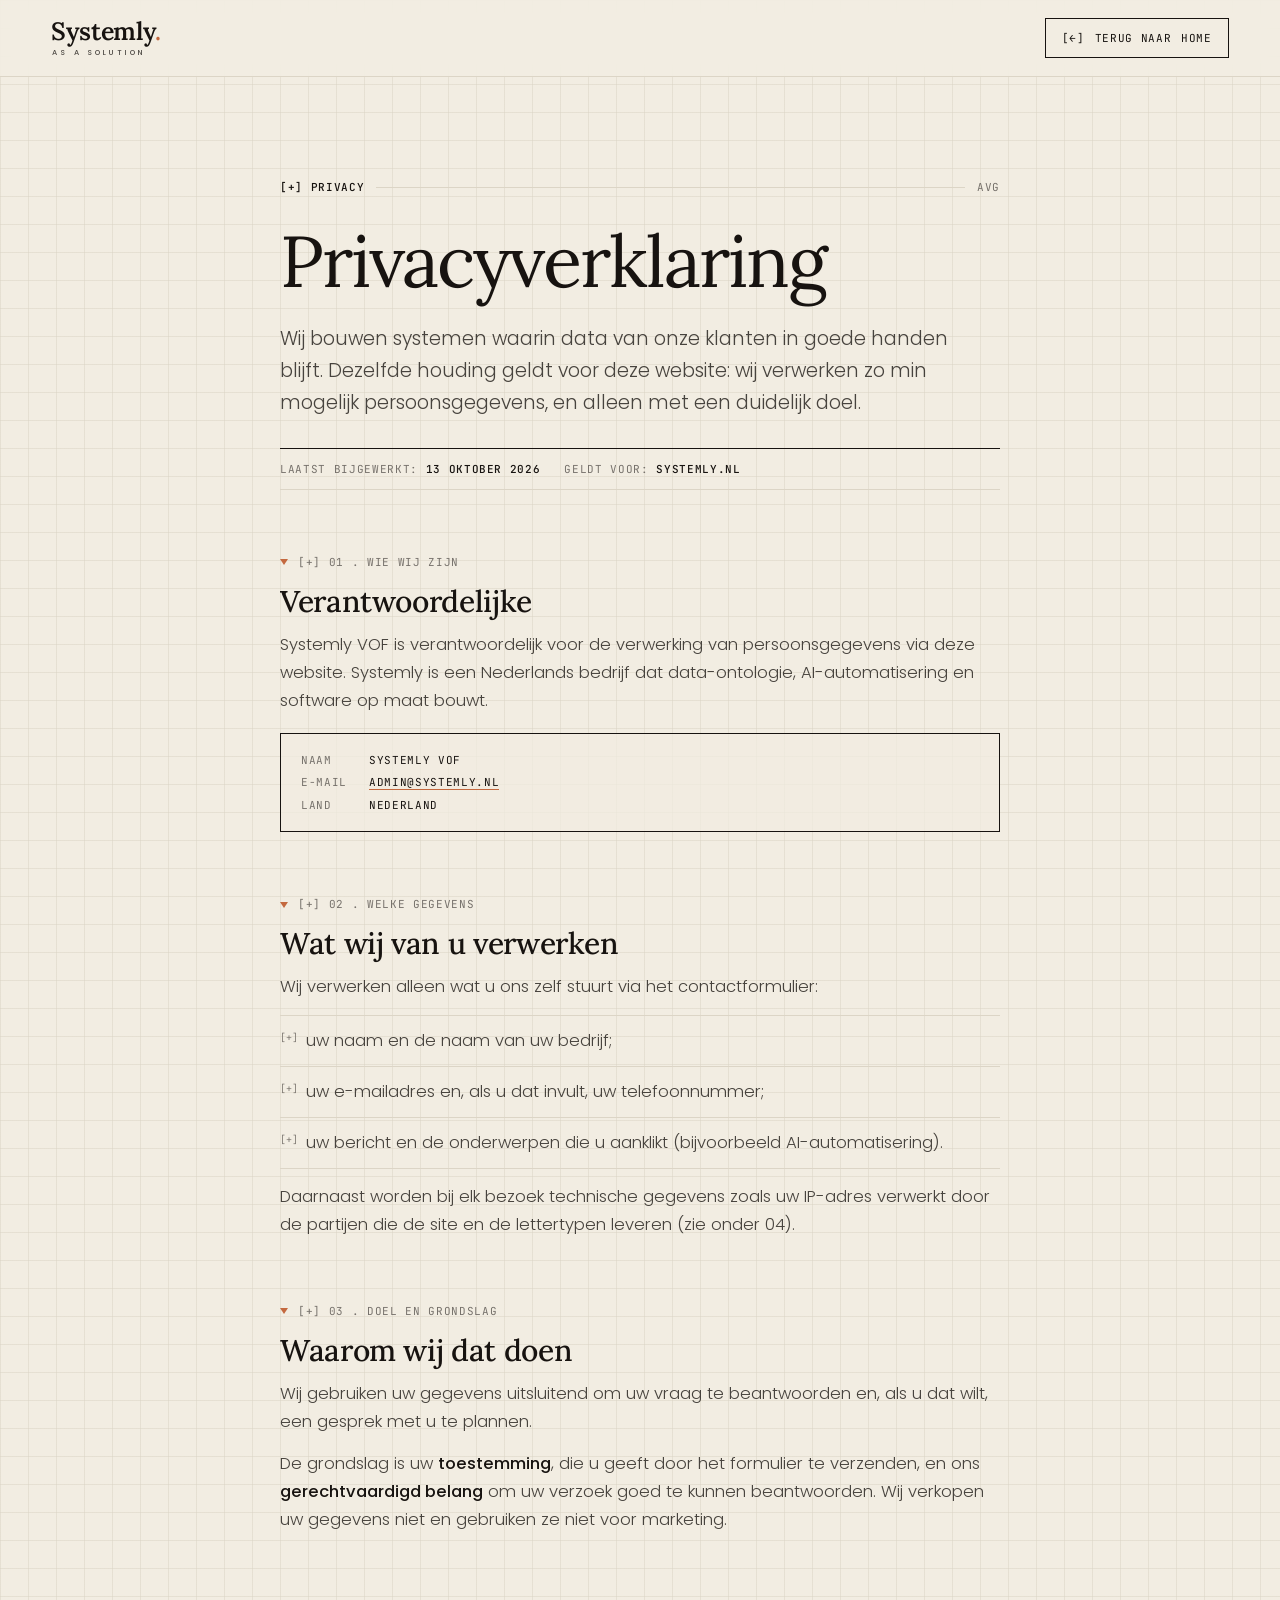
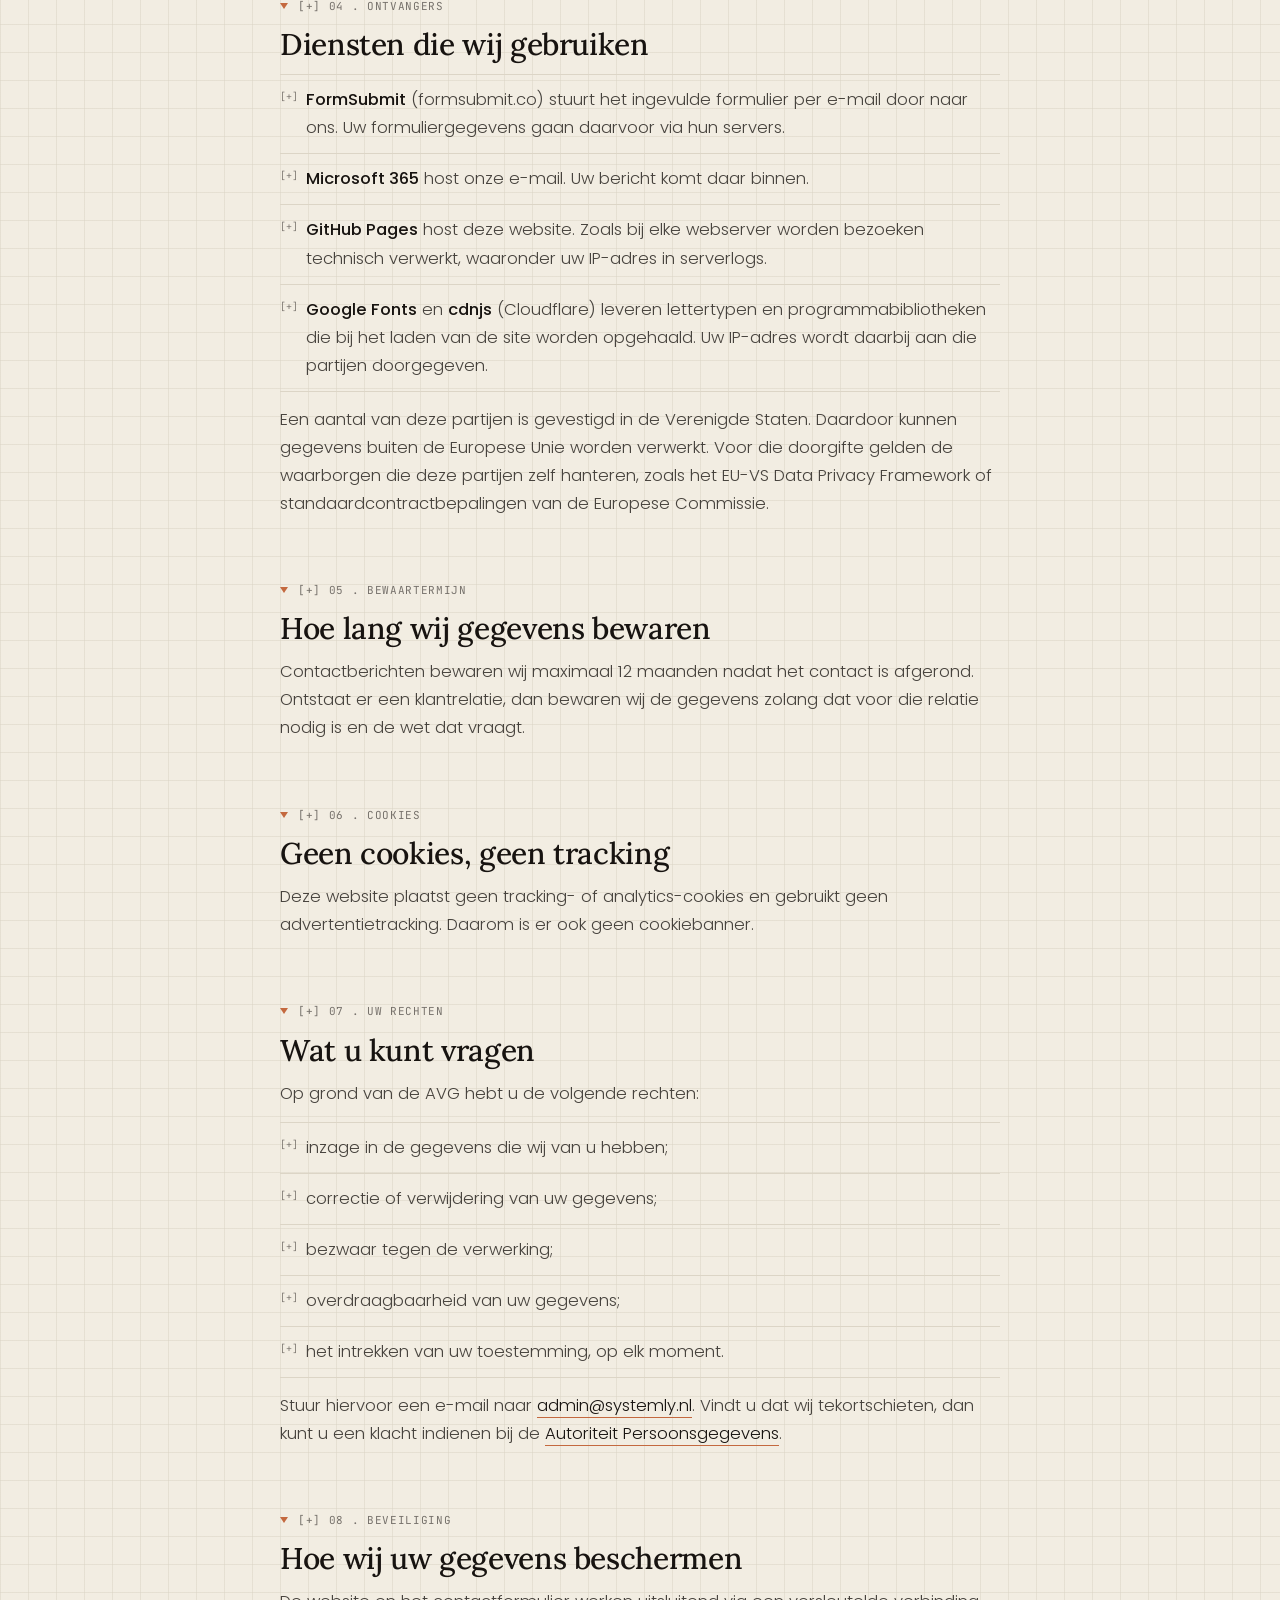
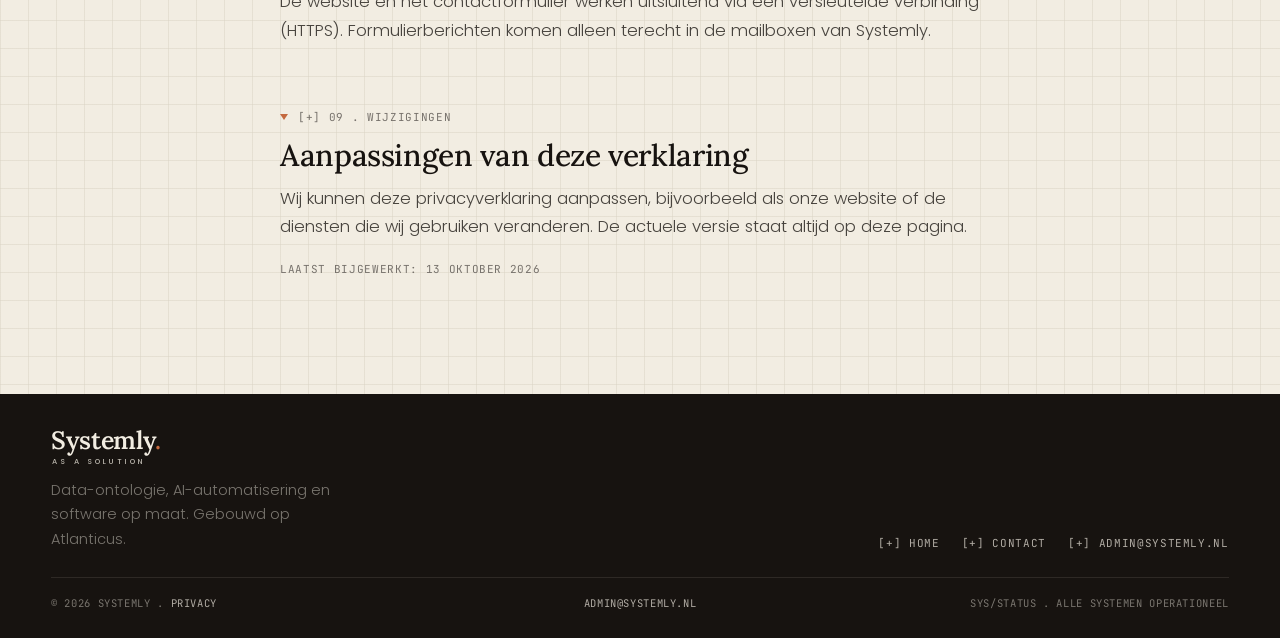
<file: privacy.html>
<!doctype html>
<html lang="nl">
<head>
<meta charset="utf-8">
<meta name="viewport" content="width=device-width, initial-scale=1">
<title>Privacyverklaring . Systemly</title>
<link rel="icon" href="/favicon.ico" sizes="any">
<link rel="icon" type="image/png" sizes="32x32" href="/favicon-32.png">
<link rel="apple-touch-icon" href="/apple-touch-icon.png">
<meta name="description" content="Privacyverklaring van Systemly: welke gegevens wij verwerken via deze website, waarom, en wat uw rechten zijn.">
<meta name="theme-color" content="#f2ede2">
<link rel="canonical" href="https://systemly.nl/privacy.html">
<link rel="preconnect" href="https://fonts.googleapis.com">
<link rel="preconnect" href="https://fonts.gstatic.com" crossorigin>
<link href="https://fonts.googleapis.com/css2?family=Lora:ital,wght@0,400;0,500;0,600;1,400&family=Poppins:wght@300;400;500&family=JetBrains+Mono:wght@400;500&display=swap" rel="stylesheet">
<style>
:root{
  --creme:#f2ede2;--ink:#171310;--terra:#c4693f;--grey:#76716b;--line:#dcd5c6;
  --ink-60:rgba(23,19,16,.6);--ink-75:rgba(23,19,16,.78);
  --creme-70:rgba(242,237,226,.7);--creme-45:rgba(242,237,226,.45);--creme-10:rgba(242,237,226,.1);
  --serif:"Lora",Georgia,"Times New Roman",serif;
  --sans:"Poppins",system-ui,-apple-system,"Segoe UI",sans-serif;
  --mono:"JetBrains Mono","IBM Plex Mono",ui-monospace,SFMono-Regular,Menlo,monospace;
  --gut:clamp(16px,4vw,56px);
}
*,*::before,*::after{box-sizing:border-box}
html{-webkit-text-size-adjust:100%}
body{
  margin:0;color:var(--ink);font-family:var(--sans);font-weight:300;font-size:16.5px;line-height:1.7;
  background-color:var(--creme);
  background-image:linear-gradient(rgba(220,213,198,.55) 1px,transparent 1px),linear-gradient(90deg,rgba(220,213,198,.55) 1px,transparent 1px);
  background-size:28px 28px;
  overflow-x:clip;-webkit-font-smoothing:antialiased;
}
a{color:inherit}
::selection{background:var(--terra);color:var(--creme)}
.mono{font-family:var(--mono);font-weight:400;letter-spacing:.06em;text-transform:uppercase;font-size:11px;line-height:1.5}

/* nav */
.nav{position:sticky;top:0;z-index:10;background:rgba(242,237,226,.88);backdrop-filter:blur(10px);-webkit-backdrop-filter:blur(10px);border-bottom:1px solid var(--line)}
.nav-in{display:flex;align-items:center;justify-content:space-between;height:76px;padding:0 var(--gut);max-width:1600px;margin:0 auto}
.wm{display:inline-flex;flex-direction:column;line-height:1;text-decoration:none}
.wm b{font-family:var(--serif);font-weight:600;font-size:25px;letter-spacing:-.015em}
.wm b i{font-style:normal;color:var(--terra)}
.wm small{font-family:var(--sans);font-weight:500;font-size:7.5px;letter-spacing:.42em;margin-top:5px;opacity:.75;padding-left:1px}
.back{display:inline-flex;align-items:center;gap:10px;height:40px;padding:0 16px;border:1px solid var(--ink);text-decoration:none;transition:background .25s,color .25s}
.back:hover{background:var(--ink);color:var(--creme)}

/* document */
main{padding:clamp(56px,8vw,110px) var(--gut) clamp(64px,8vw,110px)}
.doc{max-width:720px;margin:0 auto}
.kicker{display:flex;align-items:center;gap:12px;color:var(--grey)}
.kicker b{font-weight:500;color:var(--ink)}
.kicker .rule{flex:1;height:1px;background:var(--line)}
h1{font-family:var(--serif);font-weight:400;font-size:clamp(40px,6vw,72px);line-height:1.04;letter-spacing:-.028em;margin:28px 0 0}
.intro{font-size:clamp(17px,1.5vw,19px);color:var(--ink-75);margin:24px 0 0;max-width:36em}
.meta{display:flex;flex-wrap:wrap;gap:8px 24px;margin:28px 0 0;padding:12px 0;border-top:1px solid var(--ink);border-bottom:1px solid var(--line);color:var(--grey)}
.meta b{font-weight:500;color:var(--ink)}
section{margin-top:clamp(44px,5vw,64px)}
section .lbl{display:flex;align-items:center;gap:10px;color:var(--grey);margin-bottom:12px}
section .lbl .tri{width:0;height:0;border-left:4px solid transparent;border-right:4px solid transparent;border-top:6px solid var(--terra)}
h2{font-family:var(--serif);font-weight:500;font-size:clamp(24px,2.6vw,30px);line-height:1.2;letter-spacing:-.012em;margin:0 0 12px}
p{margin:0 0 14px;color:var(--ink-75)}
ul{margin:0 0 14px;padding:0;list-style:none;border-top:1px solid var(--line)}
li{position:relative;padding:11px 0 11px 26px;border-bottom:1px solid var(--line);color:var(--ink-75)}
li::before{content:"[+]";position:absolute;left:0;top:13px;font-family:var(--mono);font-size:10px;color:var(--grey)}
li b,p b{font-weight:500;color:var(--ink)}
.doc a{color:var(--ink);text-decoration:none;border-bottom:1px solid var(--terra);transition:color .2s}
.doc a:hover{color:var(--terra)}
.contact-box{margin-top:18px;padding:18px 20px;border:1px solid var(--ink);background:rgba(242,237,226,.7);display:grid;grid-template-columns:auto 1fr;gap:6px 22px}
.contact-box dt{color:var(--grey)}
.contact-box dd{margin:0;color:var(--ink)}

/* footer */
footer{background:var(--ink);color:var(--creme);padding:0 var(--gut) 26px}
.f-in{max-width:1320px;margin:0 auto}
.f-top{display:flex;justify-content:space-between;align-items:flex-end;gap:24px;padding:34px 0 26px;border-bottom:1px solid var(--creme-10)}
.f-top .wm{color:var(--creme)}
.f-top p{margin:12px 0 0;color:var(--creme-45);font-size:14.5px;max-width:34ch}
.f-links{display:flex;gap:22px;flex-wrap:wrap}
.f-links a{color:var(--creme-70);text-decoration:none;transition:color .2s}
.f-links a:hover{color:var(--terra)}
.f-bot{display:grid;grid-template-columns:1fr auto 1fr;gap:20px;padding-top:18px;color:var(--creme-45);font-size:10.5px}
.f-bot a{color:var(--creme-70);text-decoration:none;transition:color .2s}
.f-bot a:hover{color:var(--terra)}
.f-bot .c{justify-self:center}
.f-bot .r{justify-self:end;text-align:right}

@media (max-width:700px){
  .nav-in{height:64px}
  .wm b{font-size:22px}
  .back span.long{display:none}
  .contact-box{grid-template-columns:1fr;gap:2px}
  .contact-box dd{margin-bottom:10px}
  .f-top{flex-direction:column;align-items:flex-start}
  .f-bot{grid-template-columns:1fr;gap:6px}
  .f-bot .c,.f-bot .r{justify-self:start;text-align:left}
}
</style>
</head>
<body>

<header class="nav">
  <div class="nav-in">
    <a href="/" class="wm" aria-label="Systemly, naar de homepage"><b>Systemly<i>.</i></b><small>AS A SOLUTION</small></a>
    <a class="back mono" href="/"><span aria-hidden="true">[&larr;]</span> <span class="long">TERUG NAAR</span> HOME</a>
  </div>
</header>

<main>
  <article class="doc">
    <div class="kicker mono"><b>[+] PRIVACY</b><span class="rule"></span><span>AVG</span></div>
    <h1>Privacyverklaring</h1>
    <p class="intro">Wij bouwen systemen waarin data van onze klanten in goede handen blijft. Dezelfde houding geldt voor deze website: wij verwerken zo min mogelijk persoonsgegevens, en alleen met een duidelijk doel.</p>
    <div class="meta mono"><span>LAATST BIJGEWERKT: <b>13 OKTOBER 2026</b></span><span>GELDT VOOR: <b>SYSTEMLY.NL</b></span></div>

    <section id="wie">
      <div class="lbl mono"><span class="tri"></span>[+] 01 . WIE WIJ ZIJN</div>
      <h2>Verantwoordelijke</h2>
      <p>Systemly VOF is verantwoordelijk voor de verwerking van persoonsgegevens via deze website. Systemly is een Nederlands bedrijf dat data-ontologie, AI-automatisering en software op maat bouwt.</p>
      <!-- PLACEHOLDER: KvK-nummer en vestigingsadres toevoegen zodra bekend (staan niet in de oude privacyverklaring). -->
      <dl class="contact-box mono">
        <dt>NAAM</dt><dd>Systemly VOF</dd>
        <dt>E-MAIL</dt><dd><a href="mailto:admin@systemly.nl">admin@systemly.nl</a></dd>
        <dt>LAND</dt><dd>Nederland</dd>
      </dl>
    </section>

    <section id="gegevens">
      <div class="lbl mono"><span class="tri"></span>[+] 02 . WELKE GEGEVENS</div>
      <h2>Wat wij van u verwerken</h2>
      <p>Wij verwerken alleen wat u ons zelf stuurt via het contactformulier:</p>
      <ul>
        <li>uw naam en de naam van uw bedrijf;</li>
        <li>uw e-mailadres en, als u dat invult, uw telefoonnummer;</li>
        <li>uw bericht en de onderwerpen die u aanklikt (bijvoorbeeld AI-automatisering).</li>
      </ul>
      <p>Daarnaast worden bij elk bezoek technische gegevens zoals uw IP-adres verwerkt door de partijen die de site en de lettertypen leveren (zie onder 04).</p>
    </section>

    <section id="doel">
      <div class="lbl mono"><span class="tri"></span>[+] 03 . DOEL EN GRONDSLAG</div>
      <h2>Waarom wij dat doen</h2>
      <p>Wij gebruiken uw gegevens uitsluitend om uw vraag te beantwoorden en, als u dat wilt, een gesprek met u te plannen.</p>
      <p>De grondslag is uw <b>toestemming</b>, die u geeft door het formulier te verzenden, en ons <b>gerechtvaardigd belang</b> om uw verzoek goed te kunnen beantwoorden. Wij verkopen uw gegevens niet en gebruiken ze niet voor marketing.</p>
    </section>

    <section id="ontvangers">
      <div class="lbl mono"><span class="tri"></span>[+] 04 . ONTVANGERS</div>
      <h2>Diensten die wij gebruiken</h2>
      <ul>
        <li><b>FormSubmit</b> (formsubmit.co) stuurt het ingevulde formulier per e-mail door naar ons. Uw formuliergegevens gaan daarvoor via hun servers.</li>
        <li><b>Microsoft 365</b> host onze e-mail. Uw bericht komt daar binnen.</li>
        <li><b>GitHub Pages</b> host deze website. Zoals bij elke webserver worden bezoeken technisch verwerkt, waaronder uw IP-adres in serverlogs.</li>
        <li><b>Google Fonts</b> en <b>cdnjs</b> (Cloudflare) leveren lettertypen en programmabibliotheken die bij het laden van de site worden opgehaald. Uw IP-adres wordt daarbij aan die partijen doorgegeven.</li>
      </ul>
      <p>Een aantal van deze partijen is gevestigd in de Verenigde Staten. Daardoor kunnen gegevens buiten de Europese Unie worden verwerkt. Voor die doorgifte gelden de waarborgen die deze partijen zelf hanteren, zoals het EU-VS Data Privacy Framework of standaardcontractbepalingen van de Europese Commissie.</p>
    </section>

    <section id="bewaren">
      <div class="lbl mono"><span class="tri"></span>[+] 05 . BEWAARTERMIJN</div>
      <h2>Hoe lang wij gegevens bewaren</h2>
      <p>Contactberichten bewaren wij maximaal 12 maanden nadat het contact is afgerond. Ontstaat er een klantrelatie, dan bewaren wij de gegevens zolang dat voor die relatie nodig is en de wet dat vraagt.</p>
    </section>

    <section id="cookies">
      <div class="lbl mono"><span class="tri"></span>[+] 06 . COOKIES</div>
      <h2>Geen cookies, geen tracking</h2>
      <p>Deze website plaatst geen tracking- of analytics-cookies en gebruikt geen advertentietracking. Daarom is er ook geen cookiebanner.</p>
    </section>

    <section id="rechten">
      <div class="lbl mono"><span class="tri"></span>[+] 07 . UW RECHTEN</div>
      <h2>Wat u kunt vragen</h2>
      <p>Op grond van de AVG hebt u de volgende rechten:</p>
      <ul>
        <li>inzage in de gegevens die wij van u hebben;</li>
        <li>correctie of verwijdering van uw gegevens;</li>
        <li>bezwaar tegen de verwerking;</li>
        <li>overdraagbaarheid van uw gegevens;</li>
        <li>het intrekken van uw toestemming, op elk moment.</li>
      </ul>
      <p>Stuur hiervoor een e-mail naar <a href="mailto:admin@systemly.nl">admin@systemly.nl</a>. Vindt u dat wij tekortschieten, dan kunt u een klacht indienen bij de <a href="https://www.autoriteitpersoonsgegevens.nl" rel="noopener">Autoriteit Persoonsgegevens</a>.</p>
    </section>

    <section id="beveiliging">
      <div class="lbl mono"><span class="tri"></span>[+] 08 . BEVEILIGING</div>
      <h2>Hoe wij uw gegevens beschermen</h2>
      <p>De website en het contactformulier werken uitsluitend via een versleutelde verbinding (HTTPS). Formulierberichten komen alleen terecht in de mailboxen van Systemly.</p>
    </section>

    <section id="wijzigingen">
      <div class="lbl mono"><span class="tri"></span>[+] 09 . WIJZIGINGEN</div>
      <h2>Aanpassingen van deze verklaring</h2>
      <p>Wij kunnen deze privacyverklaring aanpassen, bijvoorbeeld als onze website of de diensten die wij gebruiken veranderen. De actuele versie staat altijd op deze pagina.</p>
      <p class="mono" style="color:var(--grey);margin-top:20px">LAATST BIJGEWERKT: 13 OKTOBER 2026</p>
    </section>
  </article>
</main>

<footer>
  <div class="f-in">
    <div class="f-top">
      <div>
        <a href="/" class="wm"><b>Systemly<i>.</i></b><small>AS A SOLUTION</small></a>
        <p>Data-ontologie, AI-automatisering en software op maat. Gebouwd op Atlanticus.</p>
      </div>
      <nav class="f-links mono" aria-label="Footer">
        <a href="/">[+] HOME</a><a href="/#contact">[+] CONTACT</a><a href="mailto:admin@systemly.nl">[+] ADMIN@SYSTEMLY.NL</a>
      </nav>
    </div>
    <div class="f-bot mono">
      <span>&copy; 2026 Systemly . <a href="/privacy.html" aria-current="page">PRIVACY</a></span>
      <a class="c" href="mailto:admin@systemly.nl">ADMIN@SYSTEMLY.NL</a>
      <span class="r">SYS/STATUS . ALLE SYSTEMEN OPERATIONEEL</span>
    </div>
  </div>
</footer>

</body>
</html>
</file>
